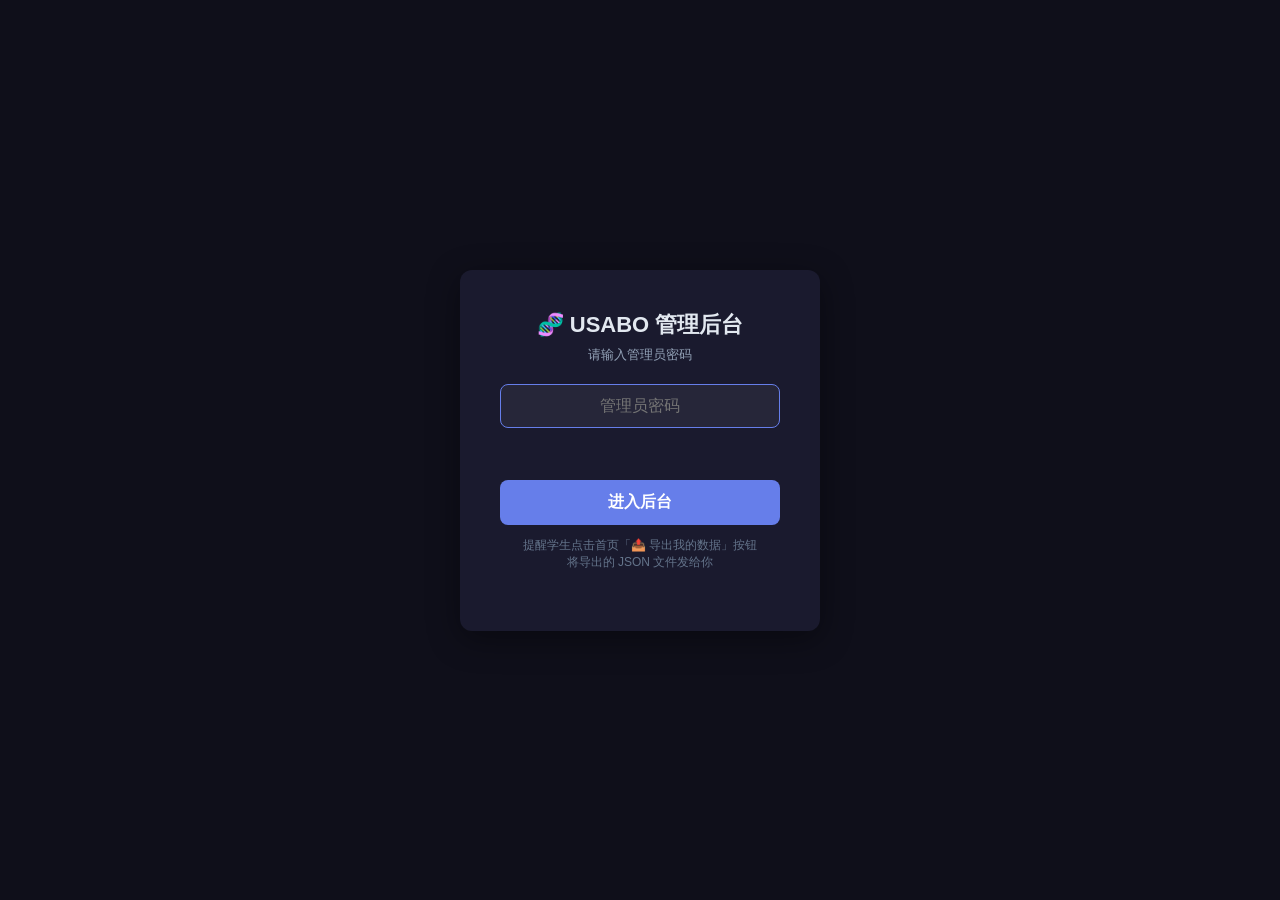
<file: admin.html>
<!DOCTYPE html>
<html lang="zh-CN">
<head>
  <meta charset="UTF-8">
  <meta name="viewport" content="width=device-width, initial-scale=1.0">
  <meta http-equiv="Cache-Control" content="no-cache, no-store, must-revalidate">
  <meta http-equiv="Pragma" content="no-cache">
  <meta http-equiv="Expires" content="0">
  <meta name="theme-color" content="#1a1a2e">
  <title>USABO 管理后台</title>
  <style>
    :root {
      --bg: #0f0f1a;
      --bg-card: #1a1a2e;
      --bg-card-hover: #22223a;
      --accent: #667eea;
      --accent-glow: rgba(102,126,234,0.3);
      --correct: #4ade80;
      --correct-bg: rgba(74,222,128,0.15);
      --wrong: #f87171;
      --wrong-bg: rgba(248,113,113,0.15);
      --text: #e2e8f0;
      --text-dim: #94a3b8;
      --text-muted: #64748b;
      --radius: 12px;
      --radius-sm: 8px;
    }

    * { margin:0; padding:0; box-sizing:border-box; }
    body {
      font-family: -apple-system,BlinkMacSystemFont,'Segoe UI',sans-serif;
      background: var(--bg);
      color: var(--text);
      min-height: 100vh;
    }

    /* ── Login ── */
    #login-overlay {
      position: fixed; inset:0; background: var(--bg);
      display: flex; align-items: center; justify-content: center;
      z-index: 9999;
    }
    #login-overlay.hidden { display:none; }
    .login-card {
      background: var(--bg-card);
      padding: 40px;
      border-radius: var(--radius);
      text-align: center;
      box-shadow: 0 8px 32px rgba(0,0,0,0.4);
      width: 360px;
    }
    .login-card h1 { font-size: 22px; margin-bottom: 6px; }
    .login-card p { color: var(--text-dim); font-size: 13px; margin-bottom: 20px; }
    .login-card input {
      width: 100%; padding: 12px 16px;
      border: 1px solid rgba(255,255,255,0.1);
      border-radius: var(--radius-sm);
      background: rgba(255,255,255,0.05);
      color: var(--text); font-size: 16px;
      text-align: center; outline: none;
      margin-bottom: 12px;
    }
    .login-card input:focus { border-color: var(--accent); }
    .login-btn {
      width: 100%; padding: 12px;
      background: var(--accent); color: #fff;
      border: none; border-radius: var(--radius-sm);
      font-size: 16px; font-weight: 600;
      cursor: pointer; transition: transform 0.15s;
    }
    .login-btn:hover { transform: translateY(-1px); }
    .login-btn:active { transform: translateY(0); }
    .login-error { color: var(--wrong); font-size: 13px; min-height: 20px; }

    /* ── Layout ── */
    #app { display:none; max-width: 1100px; margin: 0 auto; padding: 24px 16px; }
    #app.active { display:block; }

    header {
      display: flex; align-items: center; justify-content: space-between;
      margin-bottom: 28px;
      padding-bottom: 16px;
      border-bottom: 1px solid rgba(255,255,255,0.08);
    }
    header h1 { font-size: 24px; }
    .header-actions { display:flex; gap:10px; }
    .btn {
      padding: 8px 18px; border: none; border-radius: var(--radius-sm);
      font-size: 14px; font-weight: 600; cursor: pointer;
      transition: transform 0.15s, box-shadow 0.15s;
    }
    .btn:hover { transform: translateY(-1px); }
    .btn-accent { background: var(--accent); color: #fff; }
    .btn-accent:hover { box-shadow: 0 4px 16px var(--accent-glow); }
    .btn-ghost {
      background: transparent; color: var(--text-dim);
      border: 1px solid rgba(255,255,255,0.15);
    }
    .btn-ghost:hover { border-color: rgba(255,255,255,0.3); color: var(--text); }
    .btn-pdf {
      background: linear-gradient(135deg, #f43f5e, #e11d48);
      color: #fff;
    }
    .btn-wrong-pdf {
      background: linear-gradient(135deg, #8b5cf6, #7c3aed);
      color: #fff;
    }
    .btn-practice-pdf {
      background: linear-gradient(135deg, #22c55e, #16a34a);
      color: #fff;
    }

    /* ── Wrong Questions Print Export (Full: with answers) ── */
    #wrong-export {
      display: none;
      background: #fff;
      color: #000;
      padding: 40px;
      font-size: 14px;
      line-height: 1.6;
    }
    #wrong-export.active {
      display: block;
    }
    .we-student-title {
      font-size: 20px; font-weight: 700;
      border-bottom: 2px solid #333;
      padding-bottom: 8px; margin: 24px 0 16px;
    }
    .we-student-title:first-child { margin-top: 0; }
    .we-question {
      margin-bottom: 24px;
      padding-bottom: 16px;
      border-bottom: 1px solid #eee;
      page-break-inside: avoid;
    }
    .we-q-meta {
      color: #666; font-size: 12px; margin-bottom: 6px;
    }
    .we-stem {
      font-weight: 600; margin-bottom: 8px;
    }
    .we-options {
      margin: 8px 0 8px 20px;
    }
    .we-option {
      margin: 2px 0;
      padding: 2px 0;
    }
    .we-option.correct {
      background: #dcfce7;
      font-weight: 600;
    }
    .we-answer-row {
      display: flex; gap: 24px; margin: 8px 0;
      font-size: 13px;
    }
    .we-answer-row .wrong-ans { color: #dc2626; font-weight: 600; }
    .we-answer-row .right-ans { color: #16a34a; font-weight: 600; }
    .we-explain {
      background: #f8f9fa;
      padding: 8px 12px;
      border-radius: 6px;
      margin-top: 8px;
      font-size: 12px;
      color: #333;
      white-space: pre-wrap;
    }
    .we-q-image {
      max-width: 100%;
      max-height: 200px;
      margin: 8px 0;
      break-inside: avoid;
    }
    .img-missing {
      color: #c00;
      font-size: 12px;
      border: 1px dashed #c00;
      padding: 8px 12px;
      margin: 8px 0;
      display: inline-block;
      break-inside: avoid;
    }
    .we-empty {
      text-align: center; color: #999; padding: 40px;
    }
    .we-cover {
      text-align: center; padding: 60px 20px;
      border-bottom: 2px solid #333; margin-bottom: 30px;
    }
    .we-cover h2 { font-size: 26px; margin-bottom: 8px; }
    .we-cover p { color: #666; font-size: 13px; }

    /* ── Practice Export (Stems + Options only, no answers) ── */
    #practice-export {
      display: none;
      background: #fff;
      color: #000;
      padding: 40px;
      font-size: 14px;
      line-height: 1.8;
    }
    #practice-export.active {
      display: block;
    }
    .pe-cover {
      text-align: center; padding: 60px 20px;
      border-bottom: 2px solid #333; margin-bottom: 30px;
    }
    .pe-cover h2 { font-size: 26px; margin-bottom: 8px; }
    .pe-cover p { color: #666; font-size: 13px; }
    .pe-student-title {
      font-size: 20px; font-weight: 700;
      border-bottom: 2px solid #333;
      padding-bottom: 8px; margin: 24px 0 16px;
    }
    .pe-student-title:first-child { margin-top: 0; }
    .pe-question {
      margin-bottom: 32px;
      padding-bottom: 20px;
      border-bottom: 1px dashed #ccc;
      page-break-inside: avoid;
    }
    .pe-q-num {
      font-weight: 700; font-size: 15px; margin-bottom: 6px;
      color: #333;
    }
    .pe-stem {
      font-weight: 600; margin-bottom: 10px;
      font-size: 14px;
    }
    .pe-options {
      margin: 0 0 10px 24px;
    }
    .pe-option {
      margin: 4px 0;
      padding: 4px 0;
      font-size: 14px;
    }
    .pe-blank-line {
      margin: 12px 0;
      color: #999;
      font-size: 12px;
      border-bottom: 1px solid #ccc;
      padding-bottom: 30px;
    }
    .pe-q-image {
      max-width: 100%;
      max-height: 200px;
      margin: 8px 0;
    }
    .pe-empty {
      text-align: center; color: #999; padding: 40px;
    }

    @media print {
      #login-overlay, #app, #detail-overlay, header, .btn { display: none !important; }
      body { background: #fff; color: #000; }

      /* Full wrong export (with answers) */
      .printing-wrong #wrong-export {
        display: block !important;
        position: static;
      }
      .printing-wrong #practice-export { display: none !important; }

      /* Practice export (stems + options only) */
      .printing-practice #practice-export {
        display: block !important;
        position: static;
      }
      .printing-practice #wrong-export { display: none !important; }

      .we-question { page-break-inside: avoid; }
      .we-student-title { page-break-after: avoid; }
      .pe-question { page-break-inside: avoid; }
      .pe-student-title { page-break-after: avoid; }
    }

    /* ── Import Zone ── */
    .import-zone {
      border: 2px dashed rgba(255,255,255,0.15);
      border-radius: var(--radius);
      padding: 36px;
      text-align: center;
      margin-bottom: 24px;
      transition: border-color 0.2s, background 0.2s;
      cursor: pointer;
    }
    .import-zone:hover, .import-zone.drag-over {
      border-color: var(--accent);
      background: var(--accent-glow);
    }
    .import-zone .icon { font-size: 40px; margin-bottom: 8px; }
    .import-zone p { color: var(--text-dim); font-size: 14px; margin: 4px 0; }
    .import-zone .hint { color: var(--text-muted); font-size: 12px; }
    .import-zone .file-count {
      display: inline-block; margin-top: 10px;
      background: var(--accent); color: #fff;
      padding: 2px 12px; border-radius: 20px;
      font-size: 13px; font-weight: 600;
    }
    .import-zone .file-list {
      margin-top: 14px; text-align: left;
      display: flex; flex-wrap: wrap; gap: 6px;
      justify-content: center;
    }
    .file-chip {
      background: var(--bg-card-hover);
      padding: 4px 14px; border-radius: 20px;
      font-size: 13px; color: var(--accent);
    }

    /* ── Stats Overview ── */
    .stats-grid {
      display: grid;
      grid-template-columns: repeat(auto-fit, minmax(200px, 1fr));
      gap: 14px;
      margin-bottom: 24px;
    }
    .stat-card {
      background: var(--bg-card);
      border-radius: var(--radius);
      padding: 20px;
      text-align: center;
    }
    .stat-card .num {
      font-size: 32px; font-weight: 700;
      color: var(--accent);
    }
    .stat-card .label {
      font-size: 13px; color: var(--text-dim);
      margin-top: 4px;
    }
    .stat-card.correct .num { color: var(--correct); }
    .stat-card.wrong .num { color: var(--wrong); }

    /* ── Student Table ── */
    .section-title {
      font-size: 18px; font-weight: 700;
      margin: 24px 0 14px;
      display: flex; align-items: center; gap: 8px;
    }
    .section-title::before {
      content: ''; display: block;
      width: 4px; height: 20px;
      border-radius: 2px; background: var(--accent);
    }

    .student-table {
      width: 100%; border-collapse: collapse;
      background: var(--bg-card); border-radius: var(--radius);
      overflow: hidden;
    }
    .student-table th, .student-table td {
      padding: 12px 16px; text-align: left;
      font-size: 14px;
    }
    .student-table th {
      background: rgba(255,255,255,0.04);
      color: var(--text-dim); font-weight: 600;
      font-size: 13px; text-transform: uppercase;
    }
    .student-table tr { border-bottom: 1px solid rgba(255,255,255,0.05); }
    .student-table tr:hover { background: var(--bg-card-hover); }
    .student-table .name {
      font-weight: 600; color: var(--accent);
      cursor: pointer;
    }
    .student-table .name:hover { text-decoration: underline; }
    .student-table .accuracy {
      font-weight: 600;
    }
    .accuracy.high { color: var(--correct); }
    .accuracy.mid { color: #fbbf24; }
    .accuracy.low { color: var(--wrong); }

    /* ── Student Detail Modal ── */
    #detail-overlay {
      position: fixed; inset:0; background: rgba(0,0,0,0.7);
      display:flex; align-items: center; justify-content: center;
      z-index: 10000;
    }
    #detail-overlay.hidden { display:none; }
    .detail-card {
      background: var(--bg-card);
      border-radius: var(--radius);
      padding: 28px; width: 90%; max-width: 700px; max-height: 80vh;
      overflow-y: auto;
      box-shadow: 0 16px 48px rgba(0,0,0,0.5);
    }
    .detail-close {
      float:right; background: none; border: none; color: var(--text-dim);
      font-size: 22px; cursor: pointer;
    }
    .detail-close:hover { color: var(--wrong); }
    .detail-name { font-size: 20px; font-weight: 700; margin-bottom: 16px; }
    .detail-meta {
      display: flex; gap: 20px; flex-wrap: wrap;
      margin-bottom: 20px;
    }
    .detail-meta-item {
      background: rgba(255,255,255,0.04);
      padding: 10px 16px; border-radius: var(--radius-sm);
    }
    .detail-meta-item .v { font-size: 18px; font-weight: 700; color: var(--accent); }
    .detail-meta-item .l { font-size: 12px; color: var(--text-muted); }
    .detail-section {
      margin-bottom: 16px;
    }
    .detail-section h3 {
      font-size: 15px; font-weight: 600;
      margin-bottom: 10px; color: var(--text-dim);
    }
    .wrong-item {
      background: var(--wrong-bg);
      padding: 10px 14px; border-radius: var(--radius-sm);
      margin-bottom: 8px; font-size: 13px;
      border-left: 3px solid var(--wrong);
    }
    .wrong-item .q-stem { font-weight: 600; margin-bottom: 4px; }
    .wrong-item .q-meta { color: var(--text-muted); font-size: 12px; }
    .history-item {
      background: var(--bg-card-hover);
      padding: 8px 14px; border-radius: var(--radius-sm);
      margin-bottom: 6px; font-size: 13px;
      display: flex; justify-content: space-between;
    }
    .history-item .acc {
      font-weight: 600;
      padding: 1px 8px; border-radius: 10px;
    }
    .acc.good { background: var(--correct-bg); color: var(--correct); }
    .acc.ok { background: rgba(251,191,36,0.15); color: #fbbf24; }
    .acc.bad { background: var(--wrong-bg); color: var(--wrong); }

    /* ── Topic Breakdown ── */
    .topic-bar-wrap {
      display: flex; align-items: center; gap: 10px;
      margin-bottom: 6px;
    }
    .topic-bar-label {
      width: 80px; font-size: 13px; font-weight: 600;
      text-align: right; flex-shrink: 0;
    }
    .topic-bar-track {
      flex:1; height: 20px; background: rgba(255,255,255,0.06);
      border-radius: 10px; overflow: hidden;
      display: flex;
    }
    .topic-bar-correct {
      height: 100%; background: var(--correct);
      border-radius: 10px 0 0 10px;
    }
    .topic-bar-wrong {
      height: 100%; background: var(--wrong);
      border-radius: 0 10px 10px 0;
    }
    .topic-bar-stat {
      width: 60px; font-size: 12px; color: var(--text-dim); text-align: left;
      flex-shrink: 0;
    }

    /* ── Error Topic Heatmap ── */
    .heatmap { margin-bottom: 24px; }
    .heatmap table { width: 100%; border-collapse: collapse; }
    .heatmap th, .heatmap td {
      padding: 8px 12px; text-align: center; font-size: 13px;
      border-bottom: 1px solid rgba(255,255,255,0.05);
    }
    .heatmap th { background: rgba(255,255,255,0.04); color: var(--text-dim); }
    .heatbar {
      height: 6px; border-radius: 3px;
      background: var(--wrong);
      min-width: 2px; display: inline-block;
    }

    /* ── Print Styles ── */
    @media print {
      body { background: #fff; color: #000; }
      header, .import-zone, .btn, .header-actions, #detail-overlay, .section-title::before {
        display: none !important;
      }
      .student-table { background: #fff; border: 1px solid #ddd; }
      .student-table th { background: #f5f5f5; color: #333; }
      .student-table td { color: #333; }
      .student-table tr { border-bottom: 1px solid #ddd; }
      .student-table .name { color: #333; }
      .stats-grid { page-break-inside: avoid; }
      .stat-card { background: #f8f9fa; border: 1px solid #ddd; }
      .stat-card .num { color: #667eea; }
      .stat-card.correct .num { color: #16a34a; }
      .stat-card.wrong .num { color: #dc2626; }
      .section-title { color: #333; }
      .topic-bar-correct { background: #16a34a; }
      .topic-bar-wrong { background: #dc2626; }
      .topic-bar-track { background: #f0f0f0; }
      .heatbar { background: #dc2626; }
    }
  </style>
</head>
<body>

<!-- ── Login Overlay ── -->
<div id="login-overlay">
  <div class="login-card">
    <h1>🧬 USABO 管理后台</h1>
    <p>请输入管理员密码</p>
    <input type="password" id="admin-password" placeholder="管理员密码" autocomplete="off">
    <p class="login-error" id="admin-error"></p>
    <button class="login-btn" id="admin-login-btn" onclick="doAdminLogin()">进入后台</button>
    <p style="font-size:12px;color:var(--text-muted);margin-top:12px;">
      提醒学生点击首页「📤 导出我的数据」按钮<br>将导出的 JSON 文件发给你
    </p>
  </div>
</div>

<!-- ── Main App ── -->
<div id="app">
  <header>
    <h1>📊 学生做题记录总览</h1>
    <div class="header-actions">
      <button class="btn btn-ghost" id="btn-clear-data">清空已导入数据</button>
      <button class="btn btn-practice-pdf" id="btn-export-practice-pdf">✏️ 导出错题练习PDF</button>
      <button class="btn btn-wrong-pdf" id="btn-export-wrong-pdf">📝 导出错题PDF（含答案）</button>
      <button class="btn btn-pdf" id="btn-export-pdf">📄 导出统计PDF</button>
    </div>
  </header>

  <!-- Import Zone -->
  <div class="import-zone" id="import-zone">
    <div class="icon">📂</div>
    <p><strong>拖拽或点击导入学生数据文件</strong></p>
    <p class="hint">支持一次选择多个 .json 文件（学生通过 App 导出的数据）</p>
    <input type="file" id="file-input" multiple accept=".json" style="display:none;">
    <div class="file-list" id="file-list"></div>
  </div>

  <!-- Overview Stats -->
  <div class="stats-grid" id="overview-stats">
    <div class="stat-card">
      <div class="num" id="ov-students">0</div>
      <div class="label">已导入学生</div>
    </div>
    <div class="stat-card">
      <div class="num" id="ov-total">0</div>
      <div class="label">总做题量</div>
    </div>
    <div class="stat-card correct">
      <div class="num" id="ov-accuracy">0%</div>
      <div class="label">整体正确率</div>
    </div>
    <div class="stat-card wrong">
      <div class="num" id="ov-wrongs">0</div>
      <div class="label">错题总数</div>
    </div>
  </div>

  <!-- Student Table -->
  <div class="section-title">学生列表</div>
  <div style="overflow-x:auto;">
    <table class="student-table">
      <thead>
        <tr>
          <th>学生</th>
          <th>做题量</th>
          <th>正确率</th>
          <th>错题数</th>
          <th>练习次数</th>
          <th>最近导出</th>
        </tr>
      </thead>
      <tbody id="student-tbody"></tbody>
    </table>
  </div>
  <p id="no-data-msg" style="text-align:center;color:var(--text-muted);padding:40px;">
    还没有导入任何学生数据<br>
    <span style="font-size:13px;">让学生点击 App 首页的「📤 导出我的数据」按钮，然后把文件发给你拖进来</span>
  </p>

  <!-- Topic Breakdown -->
  <div class="section-title">各板块正确率分布</div>
  <div id="topic-breakdown" style="background:var(--bg-card);border-radius:var(--radius);padding:20px;"></div>

  <!-- Error Heatmap -->
  <div class="section-title">各板块错题分布（横向对比）</div>
  <div class="heatmap" style="overflow-x:auto;">
    <table>
      <thead id="heatmap-head"></thead>
      <tbody id="heatmap-body"></tbody>
    </table>
  </div>
  <p id="heatmap-msg" style="text-align:center;color:var(--text-muted);">导入学生数据后显示对比</p>
</div>

<!-- ── Student Detail Modal ── -->
<div id="detail-overlay" class="hidden">
  <div class="detail-card" id="detail-content"></div>
</div>

<script>
/* ════════════════════════════════════════════════════════
   USABO Admin Backend — 做题记录管理与 PDF 导出
   ════════════════════════════════════════════════════════ */
'use strict';

// ── Admin Auth ──
const ADMIN_PASSWORD = '510125aa';  // 管理员密码（明文，直接比对）

const AdminAuth = {
  login(password) {
    // 直接明文比对，最简单可靠
    return password === ADMIN_PASSWORD;
  }
};

// ── Data Store (sessionStorage to survive page reloads in same tab) ──
const AdminStore = {
  _key: 'usabo_admin_students',
  students: [],
  init() {
    try {
      const raw = sessionStorage.getItem(this._key);
      this.students = raw ? JSON.parse(raw) : [];
    } catch { this.students = []; }
  },
  save() {
    sessionStorage.setItem(this._key, JSON.stringify(this.students));
  },
  add(data) {
    // Remove existing entry for same student
    this.students = this.students.filter(s => s.student !== data.student);
    this.students.push(data);
    this.students.sort((a,b) => a.student.localeCompare(b.student));
    this.save();
  },
  clear() {
    this.students = [];
    sessionStorage.removeItem(this._key);
  },
  get(studentName) {
    return this.students.find(s => s.student === studentName);
  },
  getAll() {
    return [...this.students];
  },
  getAggregatedStats() {
    const all = this.students;
    let totalQ = 0, totalC = 0, totalW = 0;
    all.forEach(s => {
      s.history.forEach(h => {
        totalQ += h.total || 0;
        totalC += h.correct || 0;
      });
      totalW += (s.wrongAnswers || []).length;
    });
    return {
      studentCount: all.length,
      totalQuestions: totalQ,
      totalCorrect: totalC,
      accuracy: totalQ > 0 ? Math.round((totalC / totalQ) * 100) : 0,
      totalWrongs: totalW,
    };
  },

  // Topic-level aggregation across all students
  getTopicStats() {
    const topicMap = {};
    this.students.forEach(s => {
      // From history records
      s.history.forEach(h => {
        if (!h.topicBreakdown) return;
        Object.entries(h.topicBreakdown).forEach(([topic, tb]) => {
          if (!topicMap[topic]) topicMap[topic] = { correct:0, total:0 };
          topicMap[topic].correct += tb.correct || 0;
          topicMap[topic].total += tb.total || 0;
        });
      });
      // Count wrong answers by topic
      (s.wrongAnswers || []).forEach(w => {
        const t = w.topic || 'Unknown';
        if (!topicMap[t]) topicMap[t] = { correct:0, total:0, wrongCount:0 };
        topicMap[t].wrongCount = (topicMap[t].wrongCount || 0) + 1;
      });
    });
    return topicMap;
  },

  getStudentTopicWrongs(studentName) {
    const s = this.students.find(x => x.student === studentName);
    if (!s) return {};
    const map = {};
    (s.wrongAnswers || []).forEach(w => {
      const t = w.topic || 'Unknown';
      map[t] = (map[t] || 0) + 1;
    });
    return map;
  }
};

// ── UI Helper ──
function accClass(pct) {
  if (pct >= 80) return 'high';
  if (pct >= 60) return 'mid';
  return 'low';
}
function accLabel(pct) {
  if (pct >= 80) return 'good';
  if (pct >= 60) return 'ok';
  return 'bad';
}
function fmtDate(iso) {
  if (!iso) return '-';
  try { return new Date(iso).toLocaleDateString('zh-CN'); }
  catch { return iso.slice(0,10); }
}

// ── Render ──
function renderAll() {
  renderStats();
  renderStudentTable();
  renderTopicBreakdown();
  renderHeatmap();
}

function renderStats() {
  const st = AdminStore.getAggregatedStats();
  document.getElementById('ov-students').textContent = st.studentCount;
  document.getElementById('ov-total').textContent = st.totalQuestions;
  document.getElementById('ov-accuracy').textContent = st.accuracy + '%';
  document.getElementById('ov-wrongs').textContent = st.totalWrongs;
}

function renderStudentTable() {
  const tb = document.getElementById('student-tbody');
  const msg = document.getElementById('no-data-msg');
  const students = AdminStore.getAll();

  if (students.length === 0) {
    tb.innerHTML = '';
    msg.style.display = 'block';
    return;
  }
  msg.style.display = 'none';

  tb.innerHTML = students.map(s => {
    let total = 0, correct = 0;
    s.history.forEach(h => { total += h.total || 0; correct += h.correct || 0; });
    const pct = total > 0 ? Math.round((correct / total) * 100) : 0;
    const wrongCount = (s.wrongAnswers || []).length;
    const practiceCount = s.history.length;
    const lastDate = s.exportedAt ? fmtDate(s.exportedAt) : '-';
    return `<tr>
      <td><span class="name" onclick="showDetail('${escapeHTML(s.student)}')">${escapeHTML(s.student)}</span></td>
      <td>${total}</td>
      <td><span class="accuracy ${accClass(pct)}">${pct}%</span></td>
      <td>${wrongCount}</td>
      <td>${practiceCount}</td>
      <td style="color:var(--text-muted);font-size:12px;">${lastDate}</td>
    </tr>`;
  }).join('');
}

function renderTopicBreakdown() {
  const container = document.getElementById('topic-breakdown');
  const topicMap = AdminStore.getTopicStats();
  const entries = Object.entries(topicMap).sort((a,b) => {
    // Sort by total questions descending
    return (b[1].total || 0) - (a[1].total || 0);
  });

  if (entries.length === 0) {
    container.innerHTML = '<p style="text-align:center;color:var(--text-muted);padding:20px;">暂无数据</p>';
    return;
  }

  container.innerHTML = entries.map(([topic, stats]) => {
    const total = stats.total || 0;
    const correct = stats.correct || 0;
    const wrong = total - correct;
    const pct = total > 0 ? Math.round((correct / total) * 100) : 0;
    const correctW = total > 0 ? (correct / total) * 100 : 0;
    const wrongW = total > 0 ? (wrong / total) * 100 : 0;
    return `<div class="topic-bar-wrap">
      <span class="topic-bar-label">${escapeHTML(topic)}</span>
      <div class="topic-bar-track">
        <div class="topic-bar-correct" style="width:${correctW}%"></div>
        <div class="topic-bar-wrong" style="width:${wrongW}%"></div>
      </div>
      <span class="topic-bar-stat">${total}题 · ${pct}%</span>
    </div>`;
  }).join('');
}

function renderHeatmap() {
  const head = document.getElementById('heatmap-head');
  const body = document.getElementById('heatmap-body');
  const msg = document.getElementById('heatmap-msg');
  const students = AdminStore.getAll();

  if (students.length === 0) {
    head.innerHTML = ''; body.innerHTML = '';
    msg.style.display = 'block';
    return;
  }
  msg.style.display = 'none';

  // Collect all topics
  const allTopics = new Set();
  students.forEach(s => {
    const tw = AdminStore.getStudentTopicWrongs(s.student);
    Object.keys(tw).forEach(t => allTopics.add(t));
  });
  const topics = [...allTopics].sort();

  // Build heatmap header
  head.innerHTML = `<tr><th style="text-align:left;width:100px;">板块</th>${students.map(s =>
    `<th>${escapeHTML(s.student)}</th>`
  ).join('')}<th style="color:var(--text-muted);">合计</th></tr>`;

  const maxVal = Math.max(1, ...topics.map(t => {
    let sum = 0;
    students.forEach(s => {
      const tw = AdminStore.getStudentTopicWrongs(s.student);
      sum += tw[t] || 0;
    });
    return sum;
  }));

  body.innerHTML = topics.map(topic => {
    const cells = students.map(s => {
      const tw = AdminStore.getStudentTopicWrongs(s.student);
      const v = tw[topic] || 0;
      const w = (v / maxVal) * 100;
      return `<td>${v > 0 ? `<span class="heatbar" style="width:${Math.max(w, 2)}px"></span> ${v}` : '-'}</td>`;
    });
    let totalCol = 0;
    students.forEach(s => {
      const tw = AdminStore.getStudentTopicWrongs(s.student);
      totalCol += tw[topic] || 0;
    });
    return `<tr><td style="text-align:left;font-weight:600;">${escapeHTML(topic)}</td>${cells.join('')}<td style="font-weight:600;color:var(--wrong);">${totalCol}</td></tr>`;
  }).join('');
}

// ── Escape ──
function escapeHTML(str) {
  const d = document.createElement('div');
  d.textContent = str;
  return d.innerHTML;
}

// 将题干中的图片路径（如 images/image99.png）自动渲染为 <img> 标签
function renderStem(stem, imgClass = 'we-q-image') {
  if (!stem) return '无题目文本';
  let html = escapeHTML(stem);
  // 将行内图片路径文本转为 img 标签（兼容旧数据）
  html = html.replace(/images\/image(\d+)\.png/g, function(match, num) {
    return `<img class="${imgClass}" src="images/image${num}.png" alt="题目图片">`;
  });
  // 保留换行
  html = html.replace(/\n/g, '<br>');
  return html;
}

// 等待容器内所有图片加载完成
function waitForImages(container) {
  const imgs = container.querySelectorAll('img');
  const promises = Array.from(imgs).map(img => {
    if (img.complete && img.naturalHeight !== 0) return Promise.resolve();
    return new Promise((resolve) => {
      img.onload = resolve;
      img.onerror = resolve;
      // 5秒超时，防止某张图片加载失败导致无法打印
      setTimeout(resolve, 5000);
    });
  });
  return Promise.all(promises);
}

// 将容器内图片转为 base64 内嵌，避免打印/PDF 时路径失效或加载不完整
async function embedImages(container) {
  const imgs = Array.from(container.querySelectorAll('img'));
  await Promise.all(imgs.map(async (img) => {
    const src = img.getAttribute('src');
    if (!src || src.startsWith('data:')) return;
    try {
      const url = new URL(src, location.href).href;
      const res = await fetch(url);
      if (!res.ok) throw new Error('fetch failed: ' + res.status);
      const blob = await res.blob();
      const base64 = await new Promise((resolve, reject) => {
        const reader = new FileReader();
        reader.onloadend = () => resolve(reader.result);
        reader.onerror = reject;
        reader.readAsDataURL(blob);
      });
      img.src = base64;
    } catch (e) {
      // fetch 失败（如 file:// 协议或网络问题），保留原 <img> 标签，
      // 让浏览器自行加载；waitForImages 会等待加载完成
      console.warn('embedImages: 跳过', src, e.message);
    }
  }));
}

// ── Student Detail Modal ──
function showDetail(name) {
  const s = AdminStore.get(name);
  if (!s) return;

  let total = 0, correct = 0;
  s.history.forEach(h => { total += h.total || 0; correct += h.correct || 0; });
  const pct = total > 0 ? Math.round((correct / total) * 100) : 0;
  const wrongs = s.wrongAnswers || [];

  document.getElementById('detail-content').innerHTML = `
    <button class="detail-close" onclick="closeDetail()">✕</button>
    <div class="detail-name">${escapeHTML(s.student)} 详细记录</div>
    <div class="detail-meta">
      <div class="detail-meta-item">
        <div class="v">${total}</div><div class="l">总做题量</div>
      </div>
      <div class="detail-meta-item">
        <div class="v">${pct}%</div><div class="l">正确率</div>
      </div>
      <div class="detail-meta-item">
        <div class="v">${wrongs.length}</div><div class="l">错题数</div>
      </div>
      <div class="detail-meta-item">
        <div class="v">${s.history.length}</div><div class="l">练习次数</div>
      </div>
      <div class="detail-meta-item">
        <div class="v">${fmtDate(s.exportedAt)}</div><div class="l">数据导出时间</div>
      </div>
    </div>
    <div class="detail-section">
      <h3>📋 练习记录</h3>
      ${s.history.slice().reverse().map(h => {
        const acc = h.total > 0 ? Math.round((h.correct/h.total)*100) : 0;
        return `<div class="history-item">
          <span>${fmtDate(h.date || h.timestamp)} · ${h.total || 0}题 · 主题: ${h.topic || '-'}</span>
          <span class="acc ${accLabel(acc)}">${acc}%</span>
        </div>`;
      }).join('') || '<p style="color:var(--text-muted);">暂无练习记录</p>'}
    </div>
    <div class="detail-section">
      <h3>📝 错题本 (${wrongs.length}题)</h3>
      ${wrongs.map(w => `
        <div class="wrong-item">
          <div class="q-stem">[${escapeHTML(w.id || '?')}] ${escapeHTML(w.stem || '无题目文本')}</div>
          <div class="q-meta">
            板块: ${escapeHTML(w.topic || '-')} ·
            你的答案: ${Array.isArray(w.yourAnswer) ? w.yourAnswer.join(', ') : w.yourAnswer} ·
            正确答案: ${Array.isArray(w.answer) ? w.answer.join(', ') : w.answer}
          </div>
        </div>
      `).join('') || '<p style="color:var(--text-muted);">暂无错题 🎉</p>'}
    </div>
  `;

  document.getElementById('detail-overlay').classList.remove('hidden');
}

function closeDetail() {
  document.getElementById('detail-overlay').classList.add('hidden');
}

// ── File Import ──
function handleFiles(files) {
  const names = [];
  Array.from(files).forEach(file => {
    if (!file.name.endsWith('.json')) return;
    const reader = new FileReader();
    reader.onload = (e) => {
      try {
        const data = JSON.parse(e.target.result);
        if (data.student && data.history && data.wrongAnswers) {
          AdminStore.add(data);
          names.push(data.student);
          renderAll();
          updateFileChips();
        }
      } catch (ex) {
        alert(`文件 ${file.name} 解析失败: ${ex.message}`);
      }
    };
    reader.readAsText(file);
  });
}

function updateFileChips() {
  const list = document.getElementById('file-list');
  const students = AdminStore.getAll();
  if (students.length === 0) {
    list.innerHTML = '';
    return;
  }
  list.innerHTML = students.map(s =>
    `<span class="file-chip">${escapeHTML(s.student)}</span>`
  ).join('');
}

// ── Event Bindings ──
function init() {
  AdminStore.init();

  // Login
  const loginOverlay = document.getElementById('login-overlay');
  const adminPw = document.getElementById('admin-password');
  const loginErr = document.getElementById('admin-error');
  const loginBtn = document.getElementById('admin-login-btn');

  const doLogin = () => {
    const pw = adminPw.value.trim();
    if (!pw) { loginErr.textContent = '请输入密码'; return; }
    loginBtn.disabled = true;
    loginBtn.textContent = '验证中...';
    
    console.log('尝试登录，密码长度:', pw.length);  // 调试信息
    
    // 直接同步比对密码
    const ok = AdminAuth.login(pw);
    
    console.log('密码比对结果:', ok);  // 调试信息
    
    if (ok) {
      console.log('密码正确，准备进入后台');  // 调试信息
      loginOverlay.classList.add('hidden');
      document.getElementById('app').classList.add('active');
      adminPw.value = '';
      renderAll();
      updateFileChips();
      console.log('已进入后台');  // 调试信息
    } else {
      loginErr.textContent = '密码错误';
      adminPw.value = '';
      adminPw.focus();
    }
    loginBtn.disabled = false;
    loginBtn.textContent = '进入后台';
  };

  loginBtn.onclick = doLogin;
  adminPw.addEventListener('keydown', (e) => {
    if (e.key === 'Enter') doLogin();
  });

  // Import zone
  const zone = document.getElementById('import-zone');
  const fileInput = document.getElementById('file-input');

  zone.onclick = () => fileInput.click();
  zone.ondragover = (e) => { e.preventDefault(); zone.classList.add('drag-over'); };
  zone.ondragleave = () => zone.classList.remove('drag-over');
  zone.ondrop = (e) => {
    e.preventDefault();
    zone.classList.remove('drag-over');
    handleFiles(e.dataTransfer.files);
  };
  fileInput.onchange = () => {
    handleFiles(fileInput.files);
    fileInput.value = '';
  };

  // Clear data
  document.getElementById('btn-clear-data').onclick = () => {
    if (confirm('确定要清空所有已导入的学生数据吗？此操作不可撤销。')) {
      AdminStore.clear();
      renderAll();
      updateFileChips();
    }
  };

  // Export wrong questions PDF
  document.getElementById('btn-export-wrong-pdf').onclick = async () => {
    const container = document.getElementById('wrong-export');
    const students = AdminStore.getAll();
    if (students.length === 0) {
      alert('请先导入学生数据');
      return;
    }

    let html = '';
    const totalWrongs = students.reduce((sum, s) => sum + (s.wrongAnswers || []).length, 0);
    html += `<div class="we-cover">
      <h2>USABO 学生错题汇总</h2>
      <p>共 ${students.length} 名学生 · ${totalWrongs} 道错题</p>
      <p>生成时间：${new Date().toLocaleString('zh-CN')}</p>
    </div>`;

    students.forEach(s => {
      const wrongs = s.wrongAnswers || [];
      html += `<div class="we-student-title">学生：${escapeHTML(s.student)}（${wrongs.length} 道错题）</div>`;
      if (wrongs.length === 0) {
        html += `<div class="we-empty">该学生暂无错题 🎉</div>`;
        return;
      }
      wrongs.forEach((w, idx) => {
        const optionsHtml = (w.options || []).map(opt => {
          const isCorrect = (w.answer || []).includes(opt.key);
          return `<div class="we-option ${isCorrect ? 'correct' : ''}">${opt.key}. ${escapeHTML(opt.text || '')}</div>`;
        }).join('');
        const imgHtml = w.image ? `<img class="we-q-image" src="${escapeHTML(w.image)}" alt="题目图片">` : '';
        html += `
          <div class="we-question">
            <div class="we-q-meta">${idx + 1}. [${escapeHTML(w.id || '?')}] 板块：${escapeHTML(w.topic || '-')}</div>
            <div class="we-stem">${renderStem(w.stem)}</div>
            ${imgHtml}
            <div class="we-options">${optionsHtml}</div>
            <div class="we-answer-row">
              <span class="wrong-ans">学生答案：${escapeHTML(formatAnswer(w.yourAnswer))}</span>
              <span class="right-ans">正确答案：${escapeHTML(formatAnswer(w.answer))}</span>
            </div>
            ${w.explain ? `<div class="we-explain"><strong>解析：</strong>${escapeHTML(w.explain)}</div>` : ''}
          </div>
        `;
      });
    });

    container.innerHTML = html;
    container.classList.add('active');

    document.body.classList.add('printing-wrong');
    const originalTitle = document.title;
    document.title = `USABO 错题汇总 - ${new Date().toLocaleDateString('zh-CN')}`;

    // 将图片转为内嵌 base64，等待加载完成后再打印，避免PDF中图片缺失
    await embedImages(container);
    await waitForImages(container);
    window.print();

    document.title = originalTitle;
    container.classList.remove('active');
    document.body.classList.remove('printing-wrong');
  };

  // Export practice PDF (stems + options only, NO answers/explanations)
  document.getElementById('btn-export-practice-pdf').onclick = async () => {
    const container = document.getElementById('practice-export');
    const students = AdminStore.getAll();
    if (students.length === 0) {
      alert('请先导入学生数据');
      return;
    }

    // De-duplicate wrong questions across students (same question might appear for multiple students)
    const seenIds = new Set();
    const allWrongs = [];
    students.forEach(s => {
      (s.wrongAnswers || []).forEach(w => {
        const qId = w.id || w.stem;
        if (!seenIds.has(qId)) {
          seenIds.add(qId);
          allWrongs.push(w);
        }
      });
    });

    if (allWrongs.length === 0) {
      alert('所有学生暂无错题，无法导出');
      return;
    }

    let html = '';
    html += `<div class="pe-cover">
      <h2>USABO 错题练习卷</h2>
      <p>以下为所有学生的错题汇总 · 仅题干和选项 · 不含答案</p>
      <p>共 ${allWrongs.length} 道题目 · 生成时间：${new Date().toLocaleString('zh-CN')}</p>
      <p style="color:#999;font-size:11px;margin-top:12px;">⚠️ 请独立作答，完成后对照原错题记录核对答案</p>
    </div>`;

    // Group by student for per-student view, but also show combined
    // First show the combined list (deduplicated)
    html += `<div class="pe-student-title">全部错题（${allWrongs.length} 道）</div>`;
    allWrongs.forEach((w, idx) => {
      const optionsHtml = (w.options || []).map(opt =>
        `<div class="pe-option">${opt.key}. ${escapeHTML(opt.text || '')}</div>`
      ).join('');
      const imgHtml = w.image ? `<img class="pe-q-image" src="${escapeHTML(w.image)}" alt="题目图片">` : '';
      html += `
        <div class="pe-question">
          <div class="pe-q-num">${idx + 1}. [${escapeHTML(w.id || '?')}] ${escapeHTML(w.topic || '-')}</div>
          <div class="pe-stem">${renderStem(w.stem, 'pe-q-image')}</div>
          ${imgHtml}
          <div class="pe-options">${optionsHtml}</div>
          <div class="pe-blank-line">你的答案：</div>
        </div>
      `;
    });

    // Then per-student sections
    students.forEach(s => {
      const wrongs = s.wrongAnswers || [];
      if (wrongs.length === 0) return;
      html += `<div class="pe-student-title">学生：${escapeHTML(s.student)}（${wrongs.length} 道错题）</div>`;
      wrongs.forEach((w, idx) => {
        const optionsHtml = (w.options || []).map(opt =>
          `<div class="pe-option">${opt.key}. ${escapeHTML(opt.text || '')}</div>`
        ).join('');
        const imgHtml = w.image ? `<img class="pe-q-image" src="${escapeHTML(w.image)}" alt="题目图片">` : '';
        html += `
          <div class="pe-question">
            <div class="pe-q-num">${idx + 1}. [${escapeHTML(w.id || '?')}] ${escapeHTML(w.topic || '-')}</div>
            <div class="pe-stem">${escapeHTML(w.stem || '无题目文本')}</div>
            ${imgHtml}
            <div class="pe-options">${optionsHtml}</div>
            <div class="pe-blank-line">你的答案：</div>
          </div>
        `;
      });
    });

    container.innerHTML = html;
    container.classList.add('active');

    document.body.classList.add('printing-practice');
    const originalTitle = document.title;
    document.title = `USABO 错题练习卷 - ${new Date().toLocaleDateString('zh-CN')}`;

    // 将图片转为内嵌 base64，等待加载完成后再打印，避免PDF中图片缺失
    await embedImages(container);
    await waitForImages(container);
    window.print();

    document.title = originalTitle;
    container.classList.remove('active');
    document.body.classList.remove('printing-practice');
  };

  function formatAnswer(ans) {
    if (!ans) return '未作答';
    if (Array.isArray(ans)) return ans.length ? ans.join('、') : '未作答';
    return String(ans);
  }

  // Export PDF
  document.getElementById('btn-export-pdf').onclick = () => {
    // Create a clean print version
    const title = 'USABO 学生做题记录报告';
    document.title = title;
    window.print();
    document.title = 'USABO 管理后台';
  };

  // Close detail modal on overlay click
  document.getElementById('detail-overlay').onclick = (e) => {
    if (e.target === document.getElementById('detail-overlay')) {
      closeDetail();
    }
  };

  // Check if already logged in (session)
  if (sessionStorage.getItem('usabo_admin_logged')) {
    loginOverlay.classList.add('hidden');
    document.getElementById('app').classList.add('active');
    renderAll();
    updateFileChips();
  } else {
    // Auto-focus password
    setTimeout(() => adminPw.focus(), 300);
  }

  // Remember login state
  const origLogin = AdminAuth.login;
  AdminAuth.login = async function(pw) {
    const result = await origLogin.call(this, pw);
    if (result) sessionStorage.setItem('usabo_admin_logged', '1');
    return result;
  };
}

document.addEventListener('DOMContentLoaded', init);
</script>

<!-- ── Wrong Questions Export View (Print/PDF) ── -->
<div id="wrong-export"></div>

<!-- ── Practice Export View (Stems + Options only, no answers) ── -->
<div id="practice-export"></div>

</body>
</html>
</file>
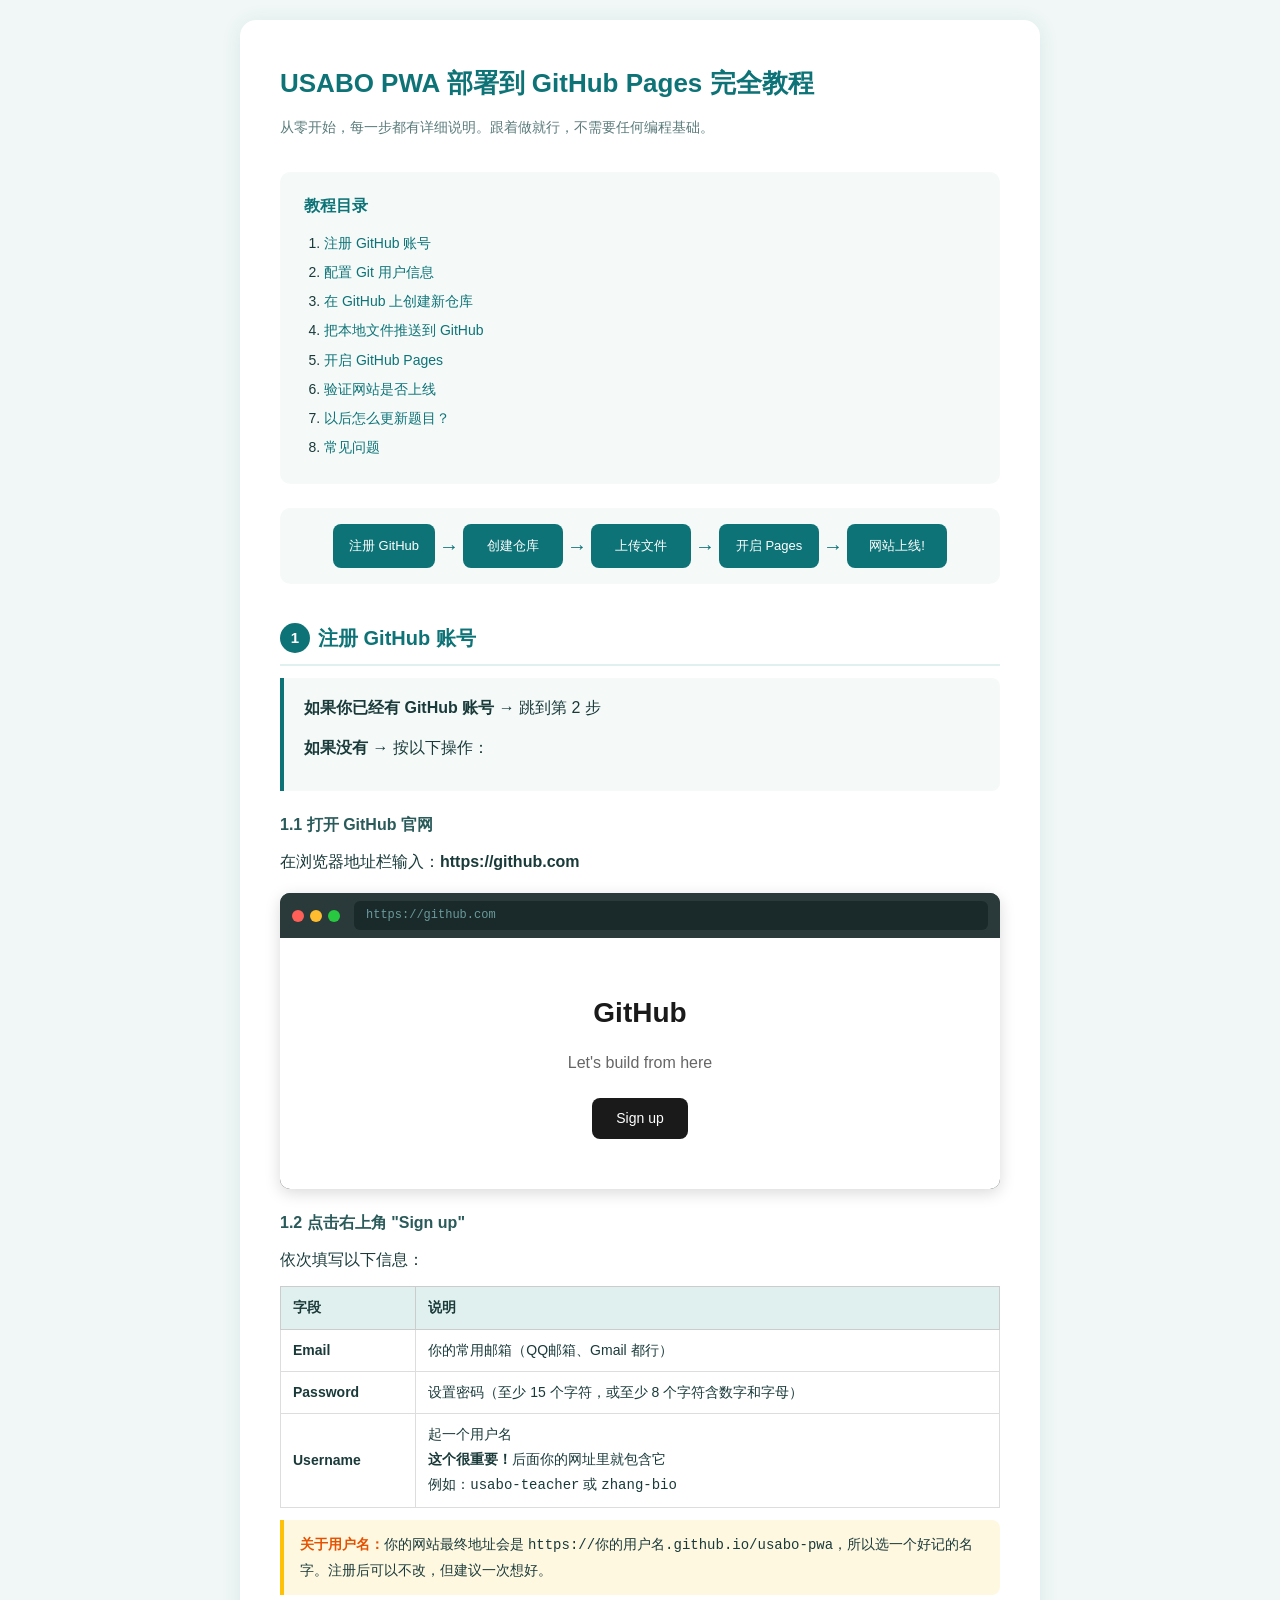
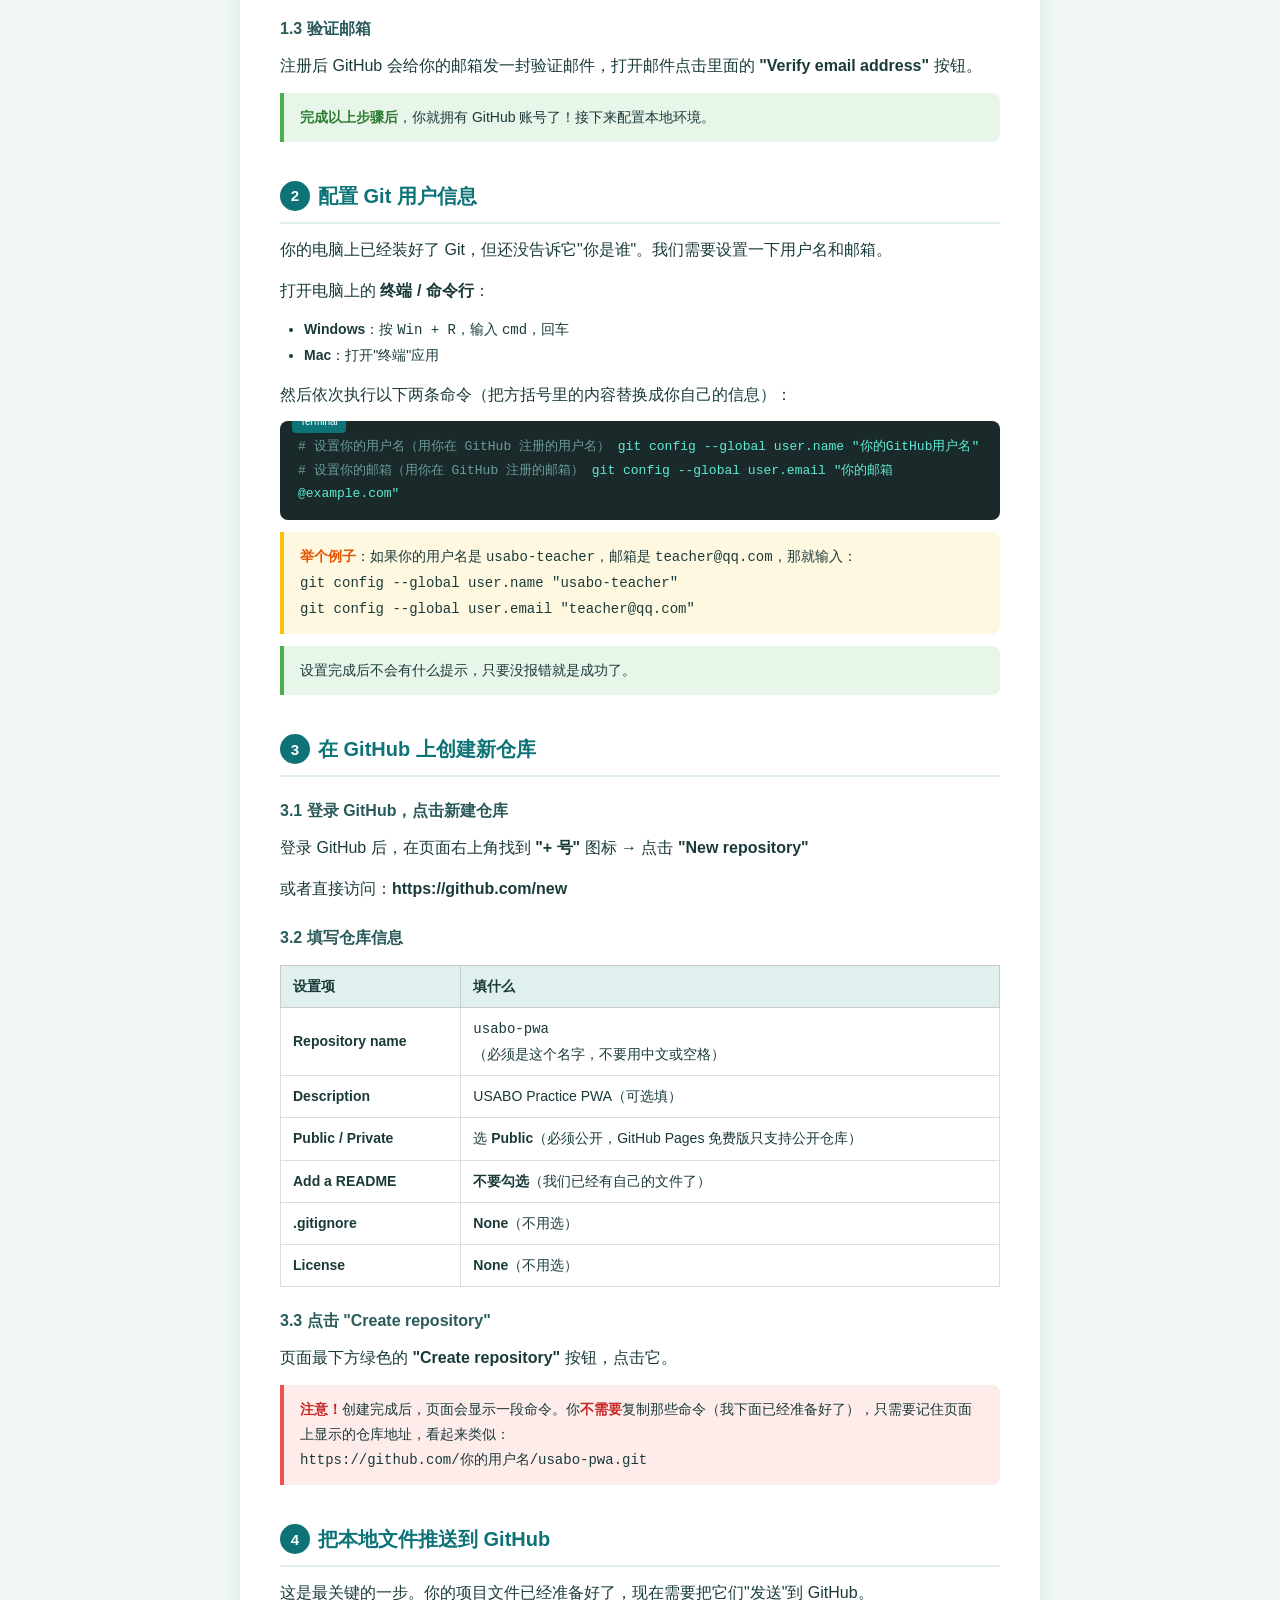
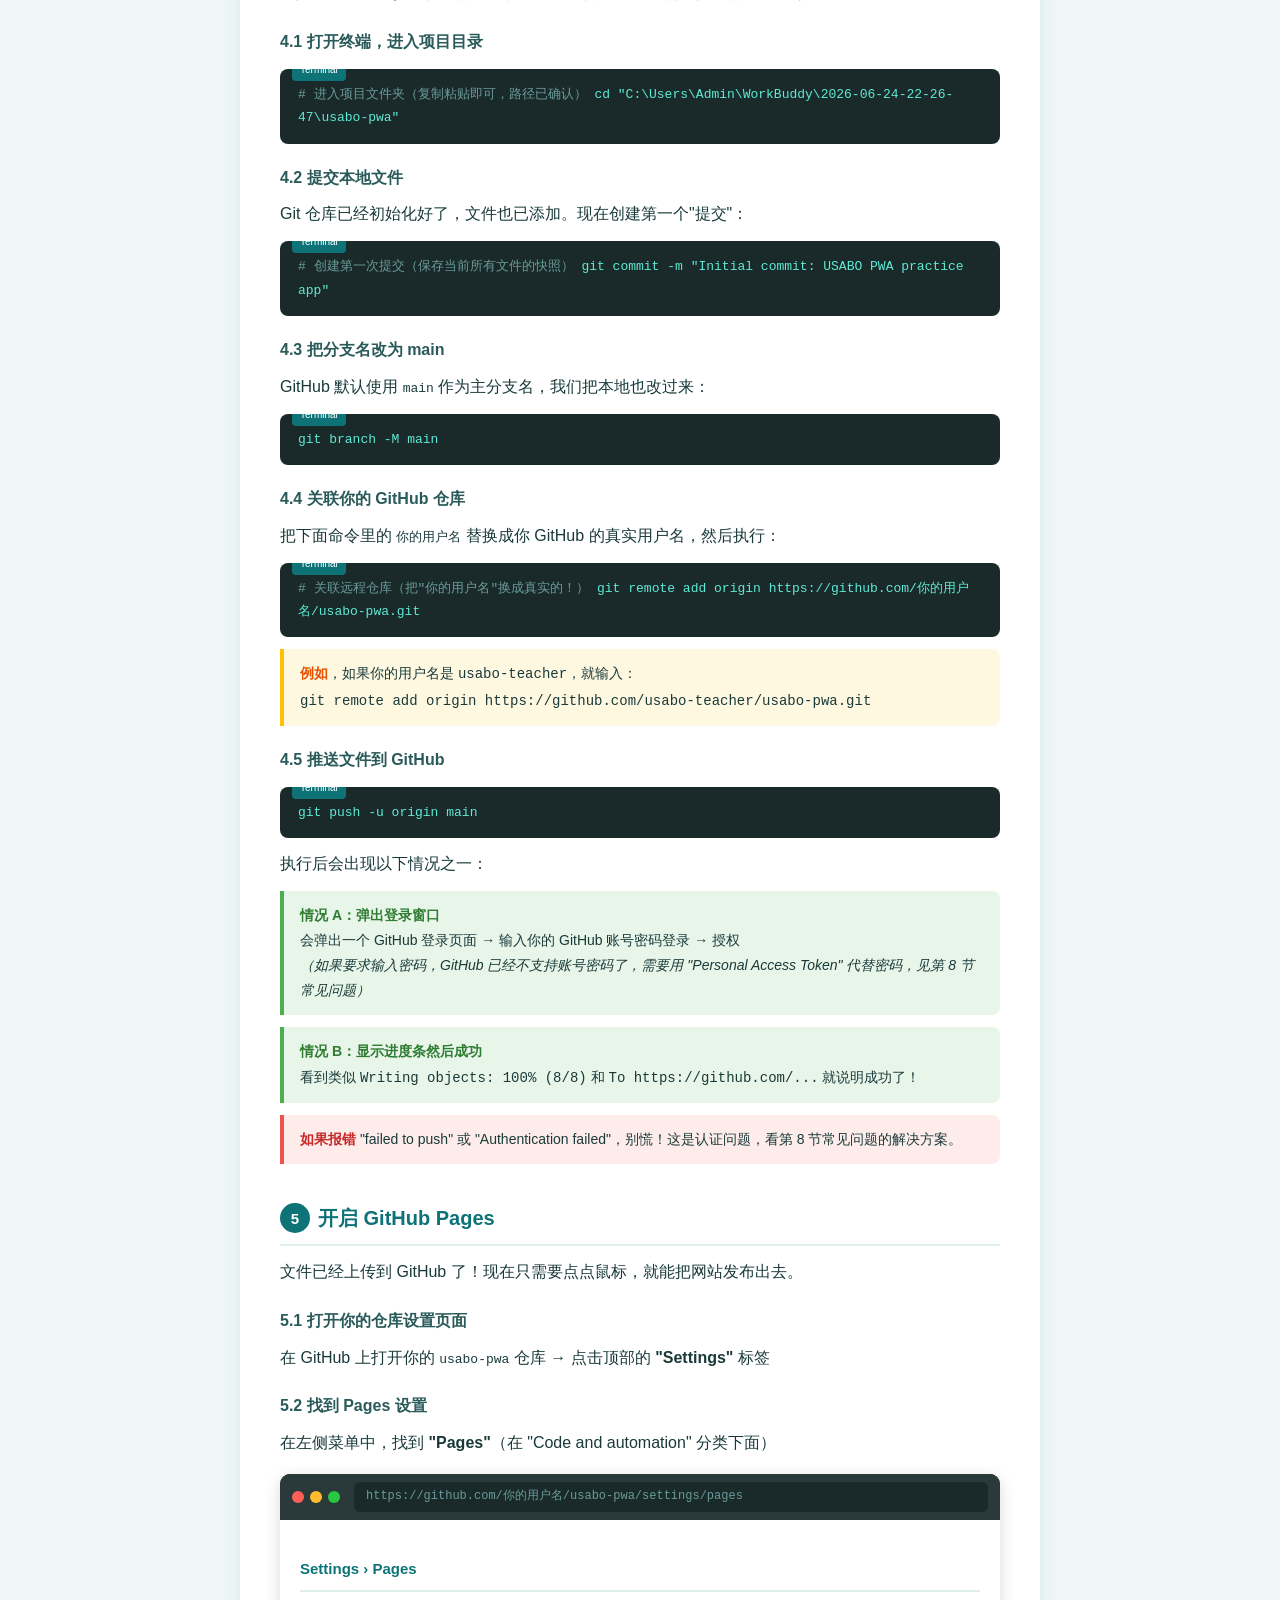
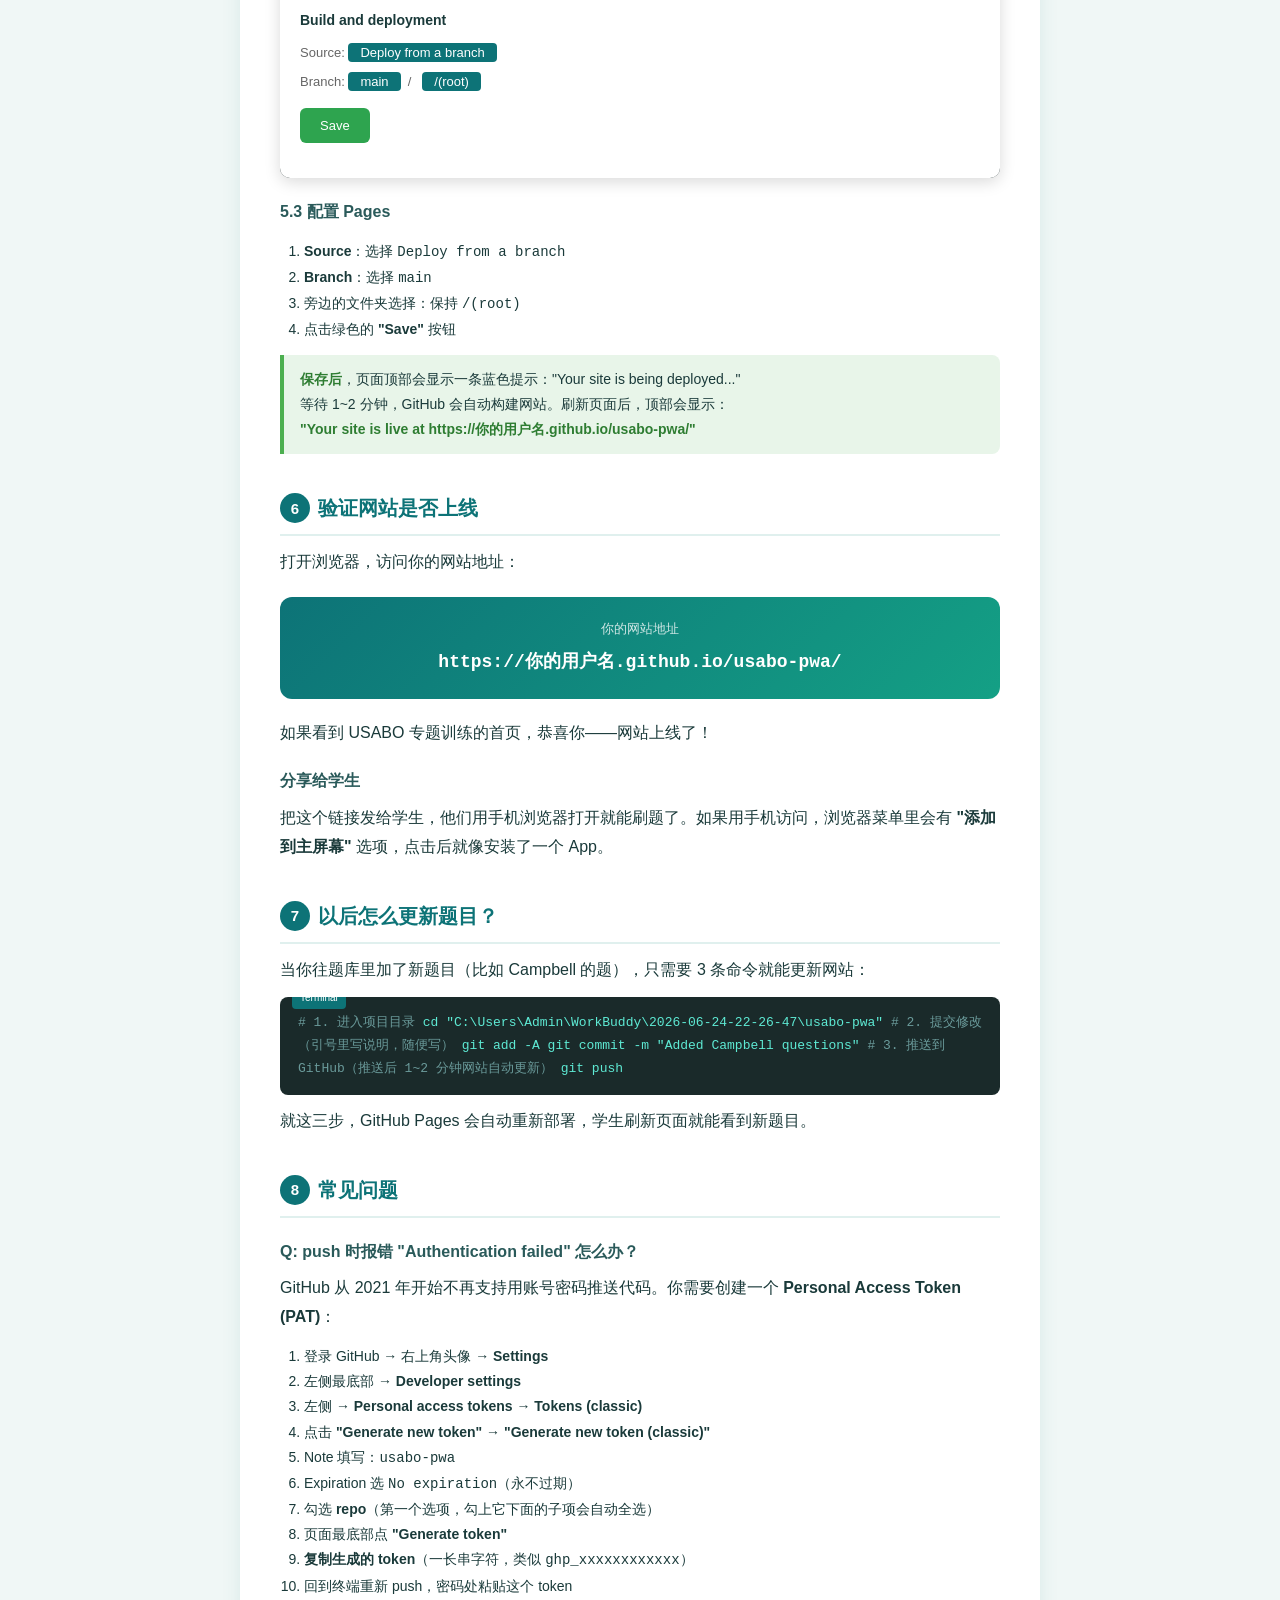
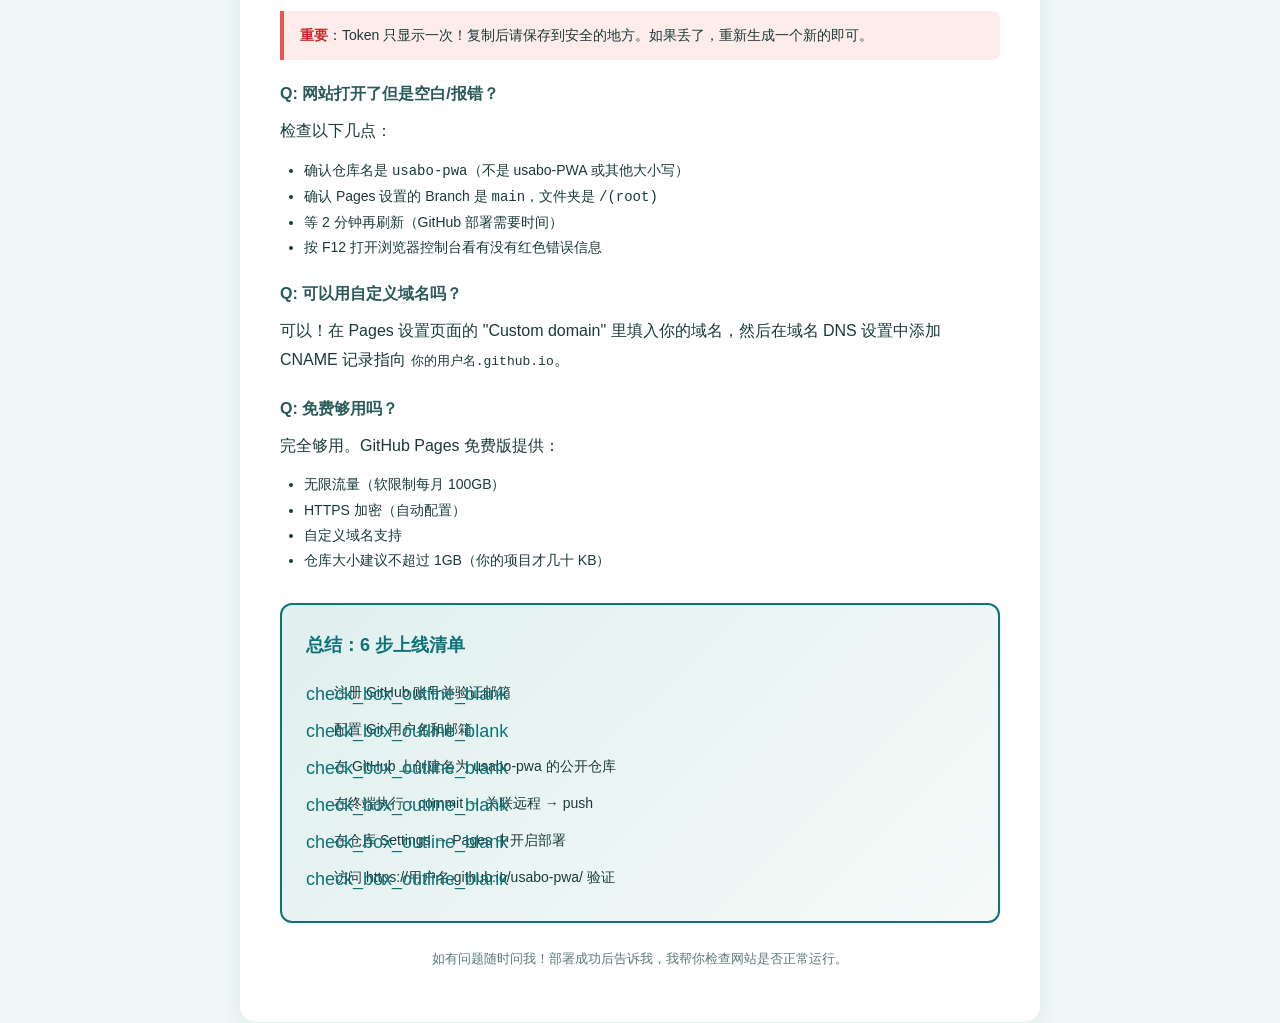
<file: deploy-guide.html>
<!DOCTYPE html>
<html lang="zh-CN">
<head>
<meta charset="UTF-8">
<meta name="viewport" content="width=device-width, initial-scale=1.0">
<title>USABO PWA 部署到 GitHub Pages 完全教程</title>
<style>
  * { margin: 0; padding: 0; box-sizing: border-box; }
  body {
    font-family: -apple-system, BlinkMacSystemFont, "Segoe UI", Roboto, sans-serif;
    background: #f0f7f6;
    color: #1a3a3a;
    line-height: 1.8;
    padding: 20px;
  }
  .container {
    max-width: 800px;
    margin: 0 auto;
    background: white;
    border-radius: 16px;
    padding: 40px;
    box-shadow: 0 2px 20px rgba(13,115,119,0.1);
  }
  h1 {
    color: #0d7377;
    font-size: 26px;
    margin-bottom: 8px;
    display: flex;
    align-items: center;
    gap: 10px;
  }
  .subtitle {
    color: #5a7a7a;
    font-size: 14px;
    margin-bottom: 32px;
  }
  h2 {
    color: #0d7377;
    font-size: 20px;
    margin-top: 36px;
    margin-bottom: 12px;
    padding-bottom: 8px;
    border-bottom: 2px solid #e0f0ee;
    display: flex;
    align-items: center;
    gap: 8px;
  }
  h2 .num {
    display: inline-flex;
    align-items: center;
    justify-content: center;
    width: 30px;
    height: 30px;
    background: #0d7377;
    color: white;
    border-radius: 50%;
    font-size: 15px;
    flex-shrink: 0;
  }
  h3 {
    color: #2a5a5a;
    font-size: 16px;
    margin-top: 20px;
    margin-bottom: 8px;
  }
  p { margin-bottom: 12px; }
  .step-box {
    background: #f5faf9;
    border-left: 4px solid #0d7377;
    padding: 16px 20px;
    margin: 12px 0;
    border-radius: 0 8px 8px 0;
  }
  .cmd-box {
    background: #1a2a2a;
    color: #5eead4;
    padding: 14px 18px;
    border-radius: 8px;
    font-family: "Cascadia Code", "Consolas", monospace;
    font-size: 13px;
    margin: 12px 0;
    overflow-x: auto;
    position: relative;
  }
  .cmd-box .comment {
    color: #6a9a9a;
  }
  .cmd-box::before {
    content: "Terminal";
    position: absolute;
    top: -10px;
    left: 12px;
    background: #0d7377;
    color: white;
    font-size: 10px;
    padding: 2px 8px;
    border-radius: 4px;
    font-family: sans-serif;
  }
  .tip {
    background: #fff8e1;
    border-left: 4px solid #ffc107;
    padding: 12px 16px;
    margin: 12px 0;
    border-radius: 0 8px 8px 0;
    font-size: 14px;
  }
  .tip strong { color: #e65100; }
  .warn {
    background: #fdecea;
    border-left: 4px solid #ef5350;
    padding: 12px 16px;
    margin: 12px 0;
    border-radius: 0 8px 8px 0;
    font-size: 14px;
  }
  .warn strong { color: #c62828; }
  .ok {
    background: #e8f5e9;
    border-left: 4px solid #4caf50;
    padding: 12px 16px;
    margin: 12px 0;
    border-radius: 0 8px 8px 0;
    font-size: 14px;
  }
  .ok strong { color: #2e7d32; }
  .mock-browser {
    background: #1a2a2a;
    border-radius: 10px;
    overflow: hidden;
    margin: 16px 0;
    box-shadow: 0 4px 16px rgba(0,0,0,0.15);
  }
  .mock-browser .bar {
    background: #2a3a3a;
    padding: 8px 12px;
    display: flex;
    align-items: center;
    gap: 6px;
  }
  .mock-browser .dot {
    width: 12px; height: 12px;
    border-radius: 50%;
  }
  .mock-browser .dot.r { background: #ff5f57; }
  .mock-browser .dot.y { background: #febc2e; }
  .mock-browser .dot.g { background: #28c840; }
  .mock-browser .url {
    flex: 1;
    background: #1a2a2a;
    color: #6a9a9a;
    font-size: 12px;
    padding: 4px 12px;
    border-radius: 6px;
    margin-left: 8px;
    font-family: monospace;
  }
  .mock-browser .content {
    background: white;
    padding: 20px;
    min-height: 120px;
  }
  .mock-browser .content .mock-text {
    color: #999;
    font-size: 13px;
    text-align: center;
    padding: 40px 0;
  }
  .flow-diagram {
    display: flex;
    align-items: center;
    justify-content: center;
    gap: 4px;
    flex-wrap: wrap;
    margin: 20px 0;
    padding: 16px;
    background: #f5faf9;
    border-radius: 10px;
  }
  .flow-node {
    background: #0d7377;
    color: white;
    padding: 10px 16px;
    border-radius: 8px;
    font-size: 13px;
    text-align: center;
    min-width: 100px;
  }
  .flow-arrow {
    color: #0d7377;
    font-size: 20px;
    font-weight: bold;
  }
  .checklist {
    list-style: none;
    padding: 0;
  }
  .checklist li {
    padding: 6px 0 6px 28px;
    position: relative;
    font-size: 14px;
  }
  .checklist li::before {
    content: "check_box_outline_blank";
    position: absolute;
    left: 0;
    top: 4px;
    font-size: 18px;
    color: #0d7377;
    font-family: "Material Icons", sans-serif;
  }
  .checklist li.done::before {
    content: "check_box";
    color: #4caf50;
  }
  .toc {
    background: #f5faf9;
    border-radius: 10px;
    padding: 20px 24px;
    margin-bottom: 24px;
  }
  .toc h3 {
    color: #0d7377;
    margin-top: 0;
    margin-bottom: 10px;
  }
  .toc ol {
    padding-left: 20px;
  }
  .toc li {
    margin-bottom: 4px;
    font-size: 14px;
  }
  .toc a {
    color: #0d7377;
    text-decoration: none;
  }
  .toc a:hover {
    text-decoration: underline;
  }
  .final-url {
    background: linear-gradient(135deg, #0d7377, #14a085);
    color: white;
    padding: 20px;
    border-radius: 12px;
    text-align: center;
    margin: 20px 0;
  }
  .final-url .label {
    font-size: 13px;
    opacity: 0.8;
    margin-bottom: 6px;
  }
  .final-url .url-text {
    font-size: 18px;
    font-family: monospace;
    font-weight: bold;
  }
  @media (max-width: 600px) {
    .container { padding: 20px; }
    h1 { font-size: 22px; }
    h2 { font-size: 17px; }
    .cmd-box { font-size: 11px; }
    .flow-node { font-size: 11px; min-width: 70px; padding: 8px 10px; }
  }
</style>
</head>
<body>
<div class="container">

<h1>USABO PWA 部署到 GitHub Pages 完全教程</h1>
<p class="subtitle">从零开始，每一步都有详细说明。跟着做就行，不需要任何编程基础。</p>

<!-- 目录 -->
<div class="toc">
  <h3>教程目录</h3>
  <ol>
    <li><a href="#s1">注册 GitHub 账号</a></li>
    <li><a href="#s2">配置 Git 用户信息</a></li>
    <li><a href="#s3">在 GitHub 上创建新仓库</a></li>
    <li><a href="#s4">把本地文件推送到 GitHub</a></li>
    <li><a href="#s5">开启 GitHub Pages</a></li>
    <li><a href="#s6">验证网站是否上线</a></li>
    <li><a href="#s7">以后怎么更新题目？</a></li>
    <li><a href="#s8">常见问题</a></li>
  </ol>
</div>

<!-- 整体流程图 -->
<div class="flow-diagram">
  <div class="flow-node">注册 GitHub</div>
  <span class="flow-arrow">&rarr;</span>
  <div class="flow-node">创建仓库</div>
  <span class="flow-arrow">&rarr;</span>
  <div class="flow-node">上传文件</div>
  <span class="flow-arrow">&rarr;</span>
  <div class="flow-node">开启 Pages</div>
  <span class="flow-arrow">&rarr;</span>
  <div class="flow-node">网站上线!</div>
</div>

<!-- ==================== 步骤 1 ==================== -->
<h2 id="s1"><span class="num">1</span>注册 GitHub 账号</h2>

<div class="step-box">
  <p><strong>如果你已经有 GitHub 账号</strong> &rarr; 跳到第 2 步</p>
  <p><strong>如果没有</strong> &rarr; 按以下操作：</p>
</div>

<h3>1.1 打开 GitHub 官网</h3>
<p>在浏览器地址栏输入：<strong>https://github.com</strong></p>

<div class="mock-browser">
  <div class="bar">
    <span class="dot r"></span><span class="dot y"></span><span class="dot g"></span>
    <div class="url">https://github.com</div>
  </div>
  <div class="content">
    <div style="text-align:center; padding:30px 0;">
      <div style="font-size:28px; font-weight:bold; color:#1a1a1a;">GitHub</div>
      <div style="color:#666; margin:10px 0;">Let's build from here</div>
      <div style="display:inline-block; background:#1a1a1a; color:white; padding:8px 24px; border-radius:8px; font-size:14px; margin-top:10px;">Sign up</div>
    </div>
  </div>
</div>

<h3>1.2 点击右上角 "Sign up"</h3>
<p>依次填写以下信息：</p>
<table style="width:100%; border-collapse:collapse; margin:12px 0; font-size:14px;">
  <tr style="background:#e0f0ee;">
    <th style="padding:8px 12px; text-align:left; border:1px solid #ccc;">字段</th>
    <th style="padding:8px 12px; text-align:left; border:1px solid #ccc;">说明</th>
  </tr>
  <tr>
    <td style="padding:8px 12px; border:1px solid #ddd;"><strong>Email</strong></td>
    <td style="padding:8px 12px; border:1px solid #ddd;">你的常用邮箱（QQ邮箱、Gmail 都行）</td>
  </tr>
  <tr>
    <td style="padding:8px 12px; border:1px solid #ddd;"><strong>Password</strong></td>
    <td style="padding:8px 12px; border:1px solid #ddd;">设置密码（至少 15 个字符，或至少 8 个字符含数字和字母）</td>
  </tr>
  <tr>
    <td style="padding:8px 12px; border:1px solid #ddd;"><strong>Username</strong></td>
    <td style="padding:8px 12px; border:1px solid #ddd;">起一个用户名<br><strong>这个很重要！</strong>后面你的网址里就包含它<br>例如：<code>usabo-teacher</code> 或 <code>zhang-bio</code></td>
  </tr>
</table>

<div class="tip">
  <strong>关于用户名：</strong>你的网站最终地址会是 <code>https://你的用户名.github.io/usabo-pwa</code>，所以选一个好记的名字。注册后可以不改，但建议一次想好。
</div>

<h3>1.3 验证邮箱</h3>
<p>注册后 GitHub 会给你的邮箱发一封验证邮件，打开邮件点击里面的 <strong>"Verify email address"</strong> 按钮。</p>

<div class="ok">
  <strong>完成以上步骤后</strong>，你就拥有 GitHub 账号了！接下来配置本地环境。
</div>

<!-- ==================== 步骤 2 ==================== -->
<h2 id="s2"><span class="num">2</span>配置 Git 用户信息</h2>

<p>你的电脑上已经装好了 Git，但还没告诉它"你是谁"。我们需要设置一下用户名和邮箱。</p>

<p>打开电脑上的 <strong>终端 / 命令行</strong>：</p>
<ul style="margin:12px 0; padding-left:24px; font-size:14px;">
  <li><strong>Windows</strong>：按 <code>Win + R</code>，输入 <code>cmd</code>，回车</li>
  <li><strong>Mac</strong>：打开"终端"应用</li>
</ul>

<p>然后依次执行以下两条命令（把方括号里的内容替换成你自己的信息）：</p>

<div class="cmd-box">
<span class="comment"># 设置你的用户名（用你在 GitHub 注册的用户名）</span>
git config --global user.name "你的GitHub用户名"

<span class="comment"># 设置你的邮箱（用你在 GitHub 注册的邮箱）</span>
git config --global user.email "你的邮箱@example.com"
</div>

<div class="tip">
  <strong>举个例子</strong>：如果你的用户名是 <code>usabo-teacher</code>，邮箱是 <code>teacher@qq.com</code>，那就输入：<br>
  <code>git config --global user.name "usabo-teacher"</code><br>
  <code>git config --global user.email "teacher@qq.com"</code>
</div>

<div class="ok">
  设置完成后不会有什么提示，只要没报错就是成功了。
</div>

<!-- ==================== 步骤 3 ==================== -->
<h2 id="s3"><span class="num">3</span>在 GitHub 上创建新仓库</h2>

<h3>3.1 登录 GitHub，点击新建仓库</h3>
<p>登录 GitHub 后，在页面右上角找到 <strong>"+ 号"</strong> 图标 &rarr; 点击 <strong>"New repository"</strong></p>

<p>或者直接访问：<strong>https://github.com/new</strong></p>

<h3>3.2 填写仓库信息</h3>
<table style="width:100%; border-collapse:collapse; margin:12px 0; font-size:14px;">
  <tr style="background:#e0f0ee;">
    <th style="padding:8px 12px; text-align:left; border:1px solid #ccc;">设置项</th>
    <th style="padding:8px 12px; text-align:left; border:1px solid #ccc;">填什么</th>
  </tr>
  <tr>
    <td style="padding:8px 12px; border:1px solid #ddd;"><strong>Repository name</strong></td>
    <td style="padding:8px 12px; border:1px solid #ddd;"><code>usabo-pwa</code><br>（必须是这个名字，不要用中文或空格）</td>
  </tr>
  <tr>
    <td style="padding:8px 12px; border:1px solid #ddd;"><strong>Description</strong></td>
    <td style="padding:8px 12px; border:1px solid #ddd;">USABO Practice PWA（可选填）</td>
  </tr>
  <tr>
    <td style="padding:8px 12px; border:1px solid #ddd;"><strong>Public / Private</strong></td>
    <td style="padding:8px 12px; border:1px solid #ddd;">选 <strong>Public</strong>（必须公开，GitHub Pages 免费版只支持公开仓库）</td>
  </tr>
  <tr>
    <td style="padding:8px 12px; border:1px solid #ddd;"><strong>Add a README</strong></td>
    <td style="padding:8px 12px; border:1px solid #ddd;"><strong>不要勾选</strong>（我们已经有自己的文件了）</td>
  </tr>
  <tr>
    <td style="padding:8px 12px; border:1px solid #ddd;"><strong>.gitignore</strong></td>
    <td style="padding:8px 12px; border:1px solid #ddd;"><strong>None</strong>（不用选）</td>
  </tr>
  <tr>
    <td style="padding:8px 12px; border:1px solid #ddd;"><strong>License</strong></td>
    <td style="padding:8px 12px; border:1px solid #ddd;"><strong>None</strong>（不用选）</td>
  </tr>
</table>

<h3>3.3 点击 "Create repository"</h3>
<p>页面最下方绿色的 <strong>"Create repository"</strong> 按钮，点击它。</p>

<div class="warn">
  <strong>注意！</strong>创建完成后，页面会显示一段命令。你<strong>不需要</strong>复制那些命令（我下面已经准备好了），只需要记住页面上显示的仓库地址，看起来类似：<br>
  <code>https://github.com/你的用户名/usabo-pwa.git</code>
</div>

<!-- ==================== 步骤 4 ==================== -->
<h2 id="s4"><span class="num">4</span>把本地文件推送到 GitHub</h2>

<p>这是最关键的一步。你的项目文件已经准备好了，现在需要把它们"发送"到 GitHub。</p>

<h3>4.1 打开终端，进入项目目录</h3>

<div class="cmd-box">
<span class="comment"># 进入项目文件夹（复制粘贴即可，路径已确认）</span>
cd "C:\Users\Admin\WorkBuddy\2026-06-24-22-26-47\usabo-pwa"
</div>

<h3>4.2 提交本地文件</h3>

<p>Git 仓库已经初始化好了，文件也已添加。现在创建第一个"提交"：</p>

<div class="cmd-box">
<span class="comment"># 创建第一次提交（保存当前所有文件的快照）</span>
git commit -m "Initial commit: USABO PWA practice app"
</div>

<h3>4.3 把分支名改为 main</h3>
<p>GitHub 默认使用 <code>main</code> 作为主分支名，我们把本地也改过来：</p>

<div class="cmd-box">
git branch -M main
</div>

<h3>4.4 关联你的 GitHub 仓库</h3>

<p>把下面命令里的 <code>你的用户名</code> 替换成你 GitHub 的真实用户名，然后执行：</p>

<div class="cmd-box">
<span class="comment"># 关联远程仓库（把"你的用户名"换成真实的！）</span>
git remote add origin https://github.com/你的用户名/usabo-pwa.git
</div>

<div class="tip">
  <strong>例如</strong>，如果你的用户名是 <code>usabo-teacher</code>，就输入：<br>
  <code>git remote add origin https://github.com/usabo-teacher/usabo-pwa.git</code>
</div>

<h3>4.5 推送文件到 GitHub</h3>

<div class="cmd-box">
git push -u origin main
</div>

<p>执行后会出现以下情况之一：</p>

<div class="ok">
  <strong>情况 A：弹出登录窗口</strong><br>
  会弹出一个 GitHub 登录页面 &rarr; 输入你的 GitHub 账号密码登录 &rarr; 授权<br>
  <em>（如果要求输入密码，GitHub 已经不支持账号密码了，需要用 "Personal Access Token" 代替密码，见第 8 节常见问题）</em>
</div>

<div class="ok">
  <strong>情况 B：显示进度条然后成功</strong><br>
  看到类似 <code>Writing objects: 100% (8/8)</code> 和 <code>To https://github.com/...</code> 就说明成功了！
</div>

<div class="warn">
  <strong>如果报错</strong> "failed to push" 或 "Authentication failed"，别慌！这是认证问题，看第 8 节常见问题的解决方案。
</div>

<!-- ==================== 步骤 5 ==================== -->
<h2 id="s5"><span class="num">5</span>开启 GitHub Pages</h2>

<p>文件已经上传到 GitHub 了！现在只需要点点鼠标，就能把网站发布出去。</p>

<h3>5.1 打开你的仓库设置页面</h3>
<p>在 GitHub 上打开你的 <code>usabo-pwa</code> 仓库 &rarr; 点击顶部的 <strong>"Settings"</strong> 标签</p>

<h3>5.2 找到 Pages 设置</h3>
<p>在左侧菜单中，找到 <strong>"Pages"</strong>（在 "Code and automation" 分类下面）</p>

<div class="mock-browser">
  <div class="bar">
    <span class="dot r"></span><span class="dot y"></span><span class="dot g"></span>
    <div class="url">https://github.com/你的用户名/usabo-pwa/settings/pages</div>
  </div>
  <div class="content">
    <div style="padding:15px 0;">
      <div style="color:#0d7377; font-weight:bold; font-size:15px; border-bottom:2px solid #e0f0ee; padding-bottom:8px;">Settings &rsaquo; Pages</div>
      <div style="margin-top:16px;">
        <div style="font-weight:bold; font-size:14px; margin-bottom:8px;">Build and deployment</div>
        <div style="font-size:13px; color:#666; margin-bottom:6px;">Source: <span style="background:#0d7377; color:white; padding:2px 12px; border-radius:4px;">Deploy from a branch</span></div>
        <div style="font-size:13px; color:#666; margin-bottom:6px;">Branch: <span style="background:#0d7377; color:white; padding:2px 12px; border-radius:4px;">main</span> &nbsp;/ &nbsp; <span style="background:#0d7377; color:white; padding:2px 12px; border-radius:4px;">/(root)</span></div>
        <div style="display:inline-block; background:#2ea44f; color:white; padding:6px 20px; border-radius:6px; font-size:13px; margin-top:8px;">Save</div>
      </div>
    </div>
  </div>
</div>

<h3>5.3 配置 Pages</h3>
<ol style="margin:12px 0; padding-left:24px; font-size:14px;">
  <li><strong>Source</strong>：选择 <code>Deploy from a branch</code></li>
  <li><strong>Branch</strong>：选择 <code>main</code></li>
  <li>旁边的文件夹选择：保持 <code>/(root)</code></li>
  <li>点击绿色的 <strong>"Save"</strong> 按钮</li>
</ol>

<div class="ok">
  <strong>保存后</strong>，页面顶部会显示一条蓝色提示："Your site is being deployed..."<br>
  等待 1~2 分钟，GitHub 会自动构建网站。刷新页面后，顶部会显示：<br>
  <strong>"Your site is live at https://你的用户名.github.io/usabo-pwa/"</strong>
</div>

<!-- ==================== 步骤 6 ==================== -->
<h2 id="s6"><span class="num">6</span>验证网站是否上线</h2>

<p>打开浏览器，访问你的网站地址：</p>

<div class="final-url">
  <div class="label">你的网站地址</div>
  <div class="url-text">https://你的用户名.github.io/usabo-pwa/</div>
</div>

<p>如果看到 USABO 专题训练的首页，恭喜你——网站上线了！</p>

<h3>分享给学生</h3>
<p>把这个链接发给学生，他们用手机浏览器打开就能刷题了。如果用手机访问，浏览器菜单里会有 <strong>"添加到主屏幕"</strong> 选项，点击后就像安装了一个 App。</p>

<!-- ==================== 步骤 7 ==================== -->
<h2 id="s7"><span class="num">7</span>以后怎么更新题目？</h2>

<p>当你往题库里加了新题目（比如 Campbell 的题），只需要 3 条命令就能更新网站：</p>

<div class="cmd-box">
<span class="comment"># 1. 进入项目目录</span>
cd "C:\Users\Admin\WorkBuddy\2026-06-24-22-26-47\usabo-pwa"

<span class="comment"># 2. 提交修改（引号里写说明，随便写）</span>
git add -A
git commit -m "Added Campbell questions"

<span class="comment"># 3. 推送到 GitHub（推送后 1~2 分钟网站自动更新）</span>
git push
</div>

<p>就这三步，GitHub Pages 会自动重新部署，学生刷新页面就能看到新题目。</p>

<!-- ==================== 步骤 8 ==================== -->
<h2 id="s8"><span class="num">8</span>常见问题</h2>

<h3>Q: push 时报错 "Authentication failed" 怎么办？</h3>
<p>GitHub 从 2021 年开始不再支持用账号密码推送代码。你需要创建一个 <strong>Personal Access Token (PAT)</strong>：</p>

<ol style="margin:12px 0; padding-left:24px; font-size:14px;">
  <li>登录 GitHub &rarr; 右上角头像 &rarr; <strong>Settings</strong></li>
  <li>左侧最底部 &rarr; <strong>Developer settings</strong></li>
  <li>左侧 &rarr; <strong>Personal access tokens</strong> &rarr; <strong>Tokens (classic)</strong></li>
  <li>点击 <strong>"Generate new token"</strong> &rarr; <strong>"Generate new token (classic)"</strong></li>
  <li>Note 填写：<code>usabo-pwa</code></li>
  <li>Expiration 选 <code>No expiration</code>（永不过期）</li>
  <li>勾选 <strong>repo</strong>（第一个选项，勾上它下面的子项会自动全选）</li>
  <li>页面最底部点 <strong>"Generate token"</strong></li>
  <li><strong>复制生成的 token</strong>（一长串字符，类似 <code>ghp_xxxxxxxxxxxx</code>）</li>
  <li>回到终端重新 push，密码处粘贴这个 token</li>
</ol>

<div class="warn">
  <strong>重要</strong>：Token 只显示一次！复制后请保存到安全的地方。如果丢了，重新生成一个新的即可。
</div>

<h3>Q: 网站打开了但是空白/报错？</h3>
<p>检查以下几点：</p>
<ul style="margin:12px 0; padding-left:24px; font-size:14px;">
  <li>确认仓库名是 <code>usabo-pwa</code>（不是 usabo-PWA 或其他大小写）</li>
  <li>确认 Pages 设置的 Branch 是 <code>main</code>，文件夹是 <code>/(root)</code></li>
  <li>等 2 分钟再刷新（GitHub 部署需要时间）</li>
  <li>按 F12 打开浏览器控制台看有没有红色错误信息</li>
</ul>

<h3>Q: 可以用自定义域名吗？</h3>
<p>可以！在 Pages 设置页面的 "Custom domain" 里填入你的域名，然后在域名 DNS 设置中添加 CNAME 记录指向 <code>你的用户名.github.io</code>。</p>

<h3>Q: 免费够用吗？</h3>
<p>完全够用。GitHub Pages 免费版提供：</p>
<ul style="margin:12px 0; padding-left:24px; font-size:14px;">
  <li>无限流量（软限制每月 100GB）</li>
  <li>HTTPS 加密（自动配置）</li>
  <li>自定义域名支持</li>
  <li>仓库大小建议不超过 1GB（你的项目才几十 KB）</li>
</ul>

<!-- 总结 -->
<div style="background: linear-gradient(135deg, #e0f0ee, #f5faf9); border-radius: 12px; padding: 24px; margin-top: 30px; border: 2px solid #0d7377;">
  <h3 style="color:#0d7377; margin-top:0; font-size:18px;">总结：6 步上线清单</h3>
  <ul class="checklist" style="margin-top:12px;">
    <li>注册 GitHub 账号并验证邮箱</li>
    <li>配置 Git 用户名和邮箱</li>
    <li>在 GitHub 上创建名为 usabo-pwa 的公开仓库</li>
    <li>在终端执行：commit &rarr; 关联远程 &rarr; push</li>
    <li>在仓库 Settings &rarr; Pages 中开启部署</li>
    <li>访问 https://用户名.github.io/usabo-pwa/ 验证</li>
  </ul>
</div>

<p style="text-align:center; color:#5a7a7a; margin-top:24px; font-size:13px;">
  如有问题随时问我！部署成功后告诉我，我帮你检查网站是否正常运行。
</p>

</div>
</body>
</html>
</file>
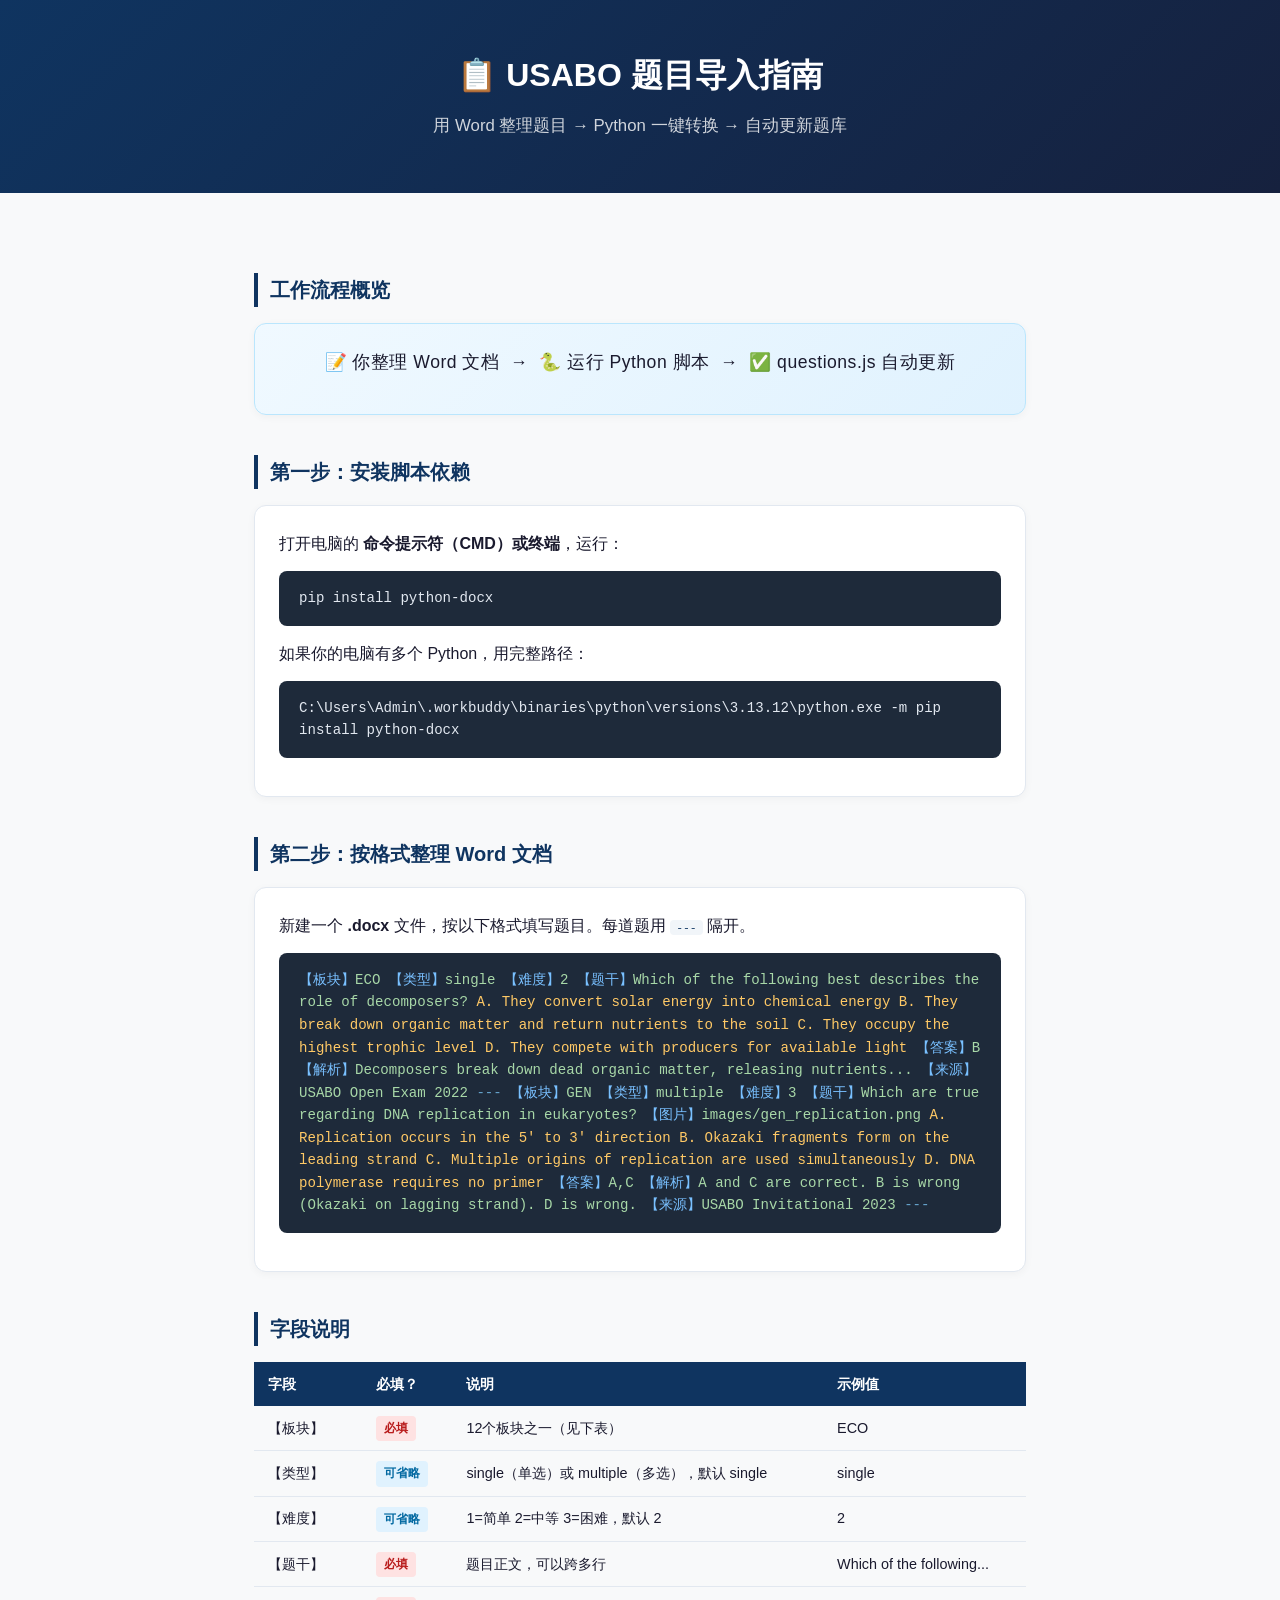
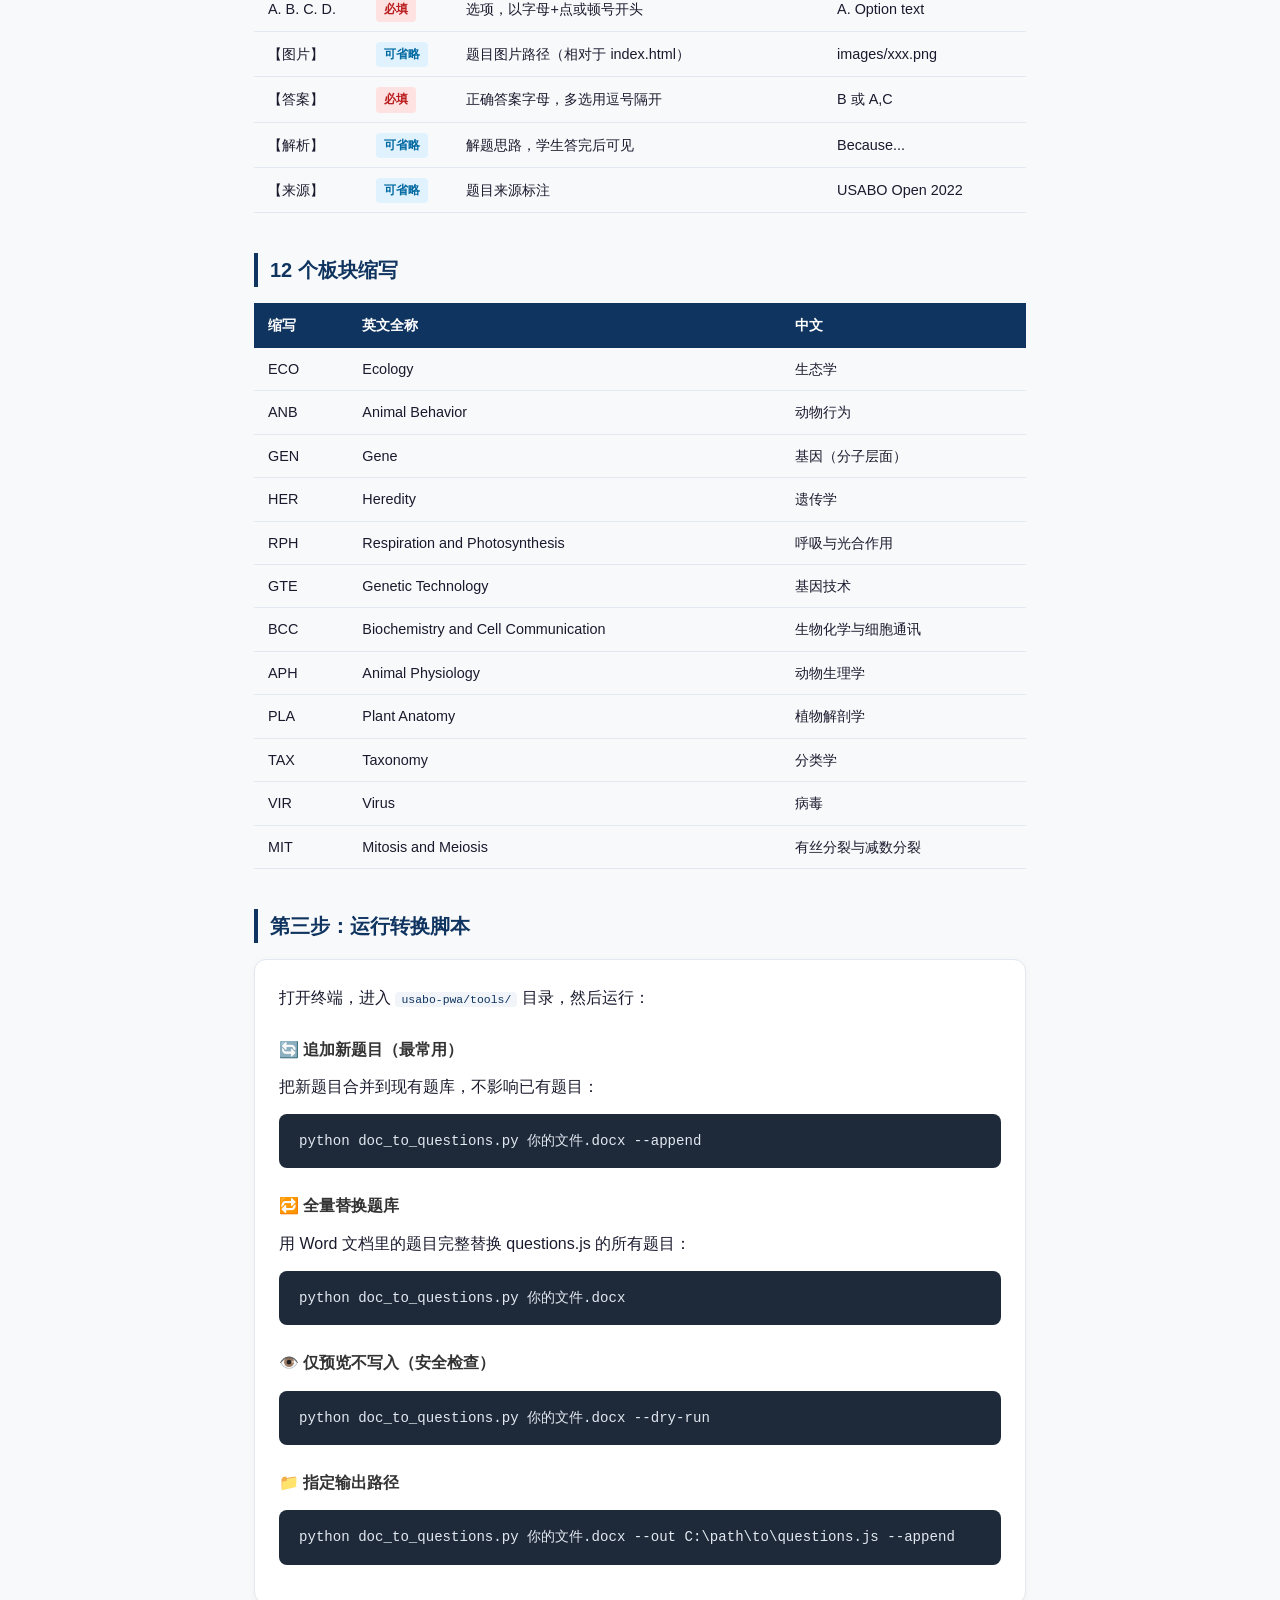
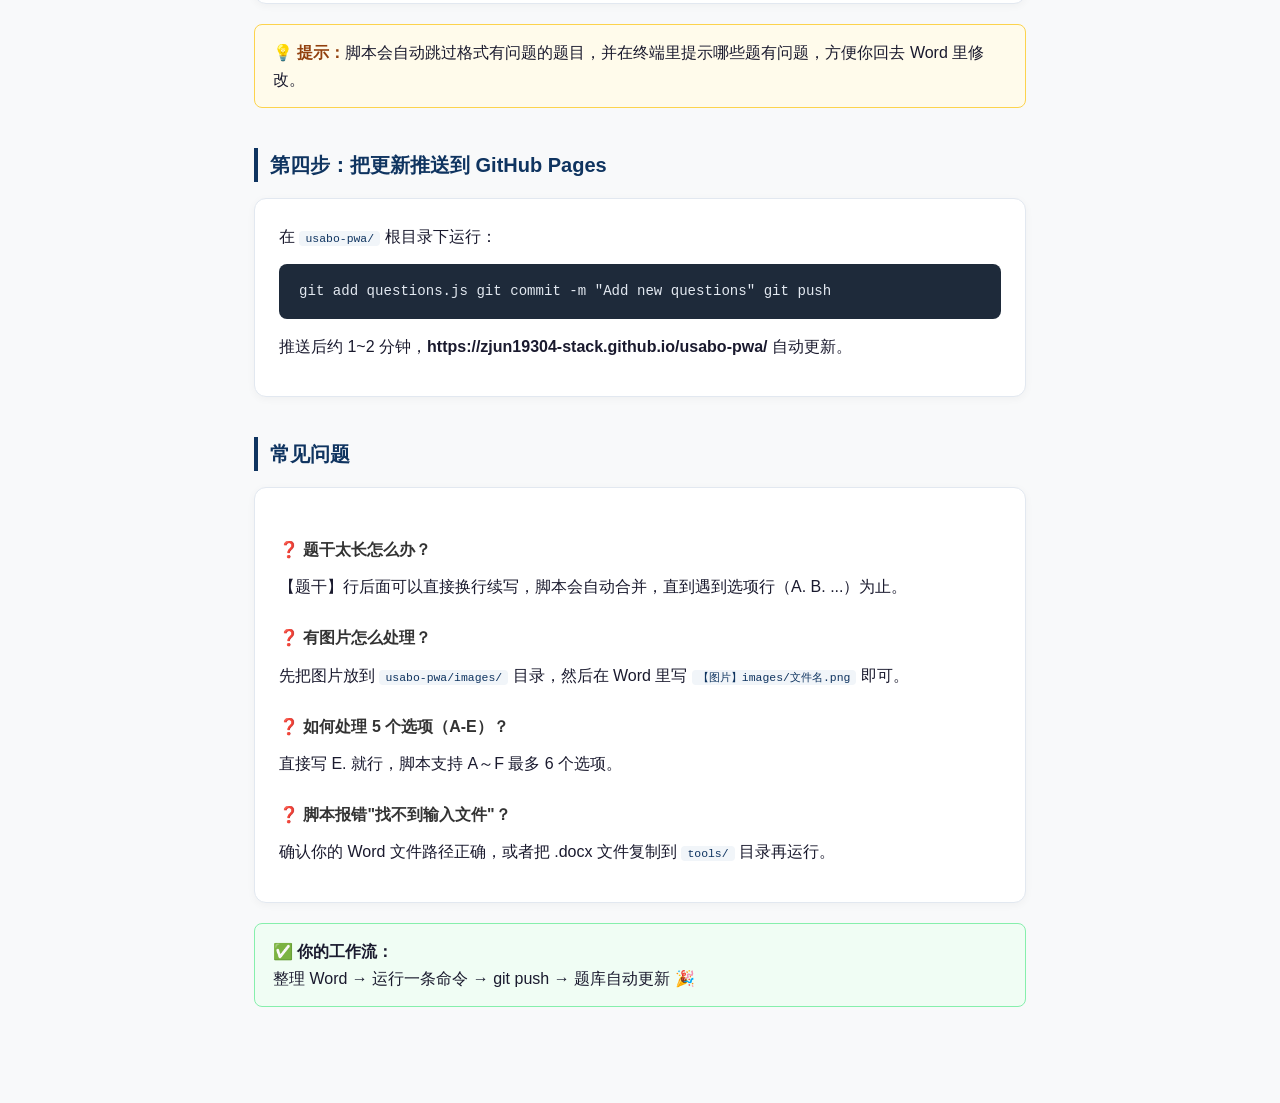
<file: tools/导入指南.html>
<!DOCTYPE html>
<html lang="zh-CN">
<head>
<meta charset="UTF-8">
<meta name="viewport" content="width=device-width, initial-scale=1">
<title>USABO 题目导入指南</title>
<style>
  * { box-sizing: border-box; margin: 0; padding: 0; }
  body { font-family: -apple-system, BlinkMacSystemFont, 'Segoe UI', sans-serif; background: #f8f9fa; color: #1a1a2e; line-height: 1.7; }
  .hero { background: linear-gradient(135deg, #0f3460 0%, #16213e 100%); color: #fff; padding: 48px 32px 40px; text-align: center; }
  .hero h1 { font-size: 2rem; font-weight: 700; margin-bottom: 10px; }
  .hero p { opacity: .8; font-size: 1.05rem; }
  .container { max-width: 820px; margin: 0 auto; padding: 40px 24px 80px; }
  h2 { font-size: 1.25rem; font-weight: 700; margin: 40px 0 16px; color: #0f3460; border-left: 4px solid #0f3460; padding-left: 12px; }
  h3 { font-size: 1rem; font-weight: 700; margin: 24px 0 10px; color: #333; }
  p { margin-bottom: 12px; }
  .step-box { background: #fff; border-radius: 12px; border: 1px solid #e2e8f0; padding: 24px; margin-bottom: 20px; box-shadow: 0 2px 8px rgba(0,0,0,.04); }
  .step-num { display: inline-block; background: #0f3460; color: #fff; border-radius: 50%; width: 28px; height: 28px; text-align: center; line-height: 28px; font-weight: 700; font-size: .85rem; margin-right: 10px; }
  .step-title { font-size: 1.05rem; font-weight: 700; display: inline; }
  .code-block { background: #1e2a3a; color: #e2e8f0; border-radius: 8px; padding: 16px 20px; font-family: 'Cascadia Code', 'Consolas', monospace; font-size: .88rem; margin: 14px 0; overflow-x: auto; line-height: 1.6; }
  .code-block .comment { color: #64a0c8; }
  .code-block .tag { color: #79c0ff; }
  .code-block .val { color: #a8d8a8; }
  .code-block .opt { color: #ffc966; }
  .table-wrap { overflow-x: auto; margin: 16px 0; }
  table { width: 100%; border-collapse: collapse; font-size: .9rem; }
  th { background: #0f3460; color: #fff; padding: 10px 14px; text-align: left; }
  td { padding: 9px 14px; border-bottom: 1px solid #e2e8f0; }
  tr:nth-child(even) td { background: #f8f9fa; }
  .badge { display: inline-block; padding: 2px 8px; border-radius: 4px; font-size: .78rem; font-weight: 600; }
  .badge-req { background: #fee2e2; color: #b91c1c; }
  .badge-opt { background: #e0f2fe; color: #0369a1; }
  .tip { background: #fffbeb; border: 1px solid #fcd34d; border-radius: 8px; padding: 14px 18px; margin: 16px 0; }
  .tip strong { color: #92400e; }
  .warn { background: #fef2f2; border: 1px solid #fca5a5; border-radius: 8px; padding: 14px 18px; margin: 16px 0; }
  .success { background: #f0fdf4; border: 1px solid #86efac; border-radius: 8px; padding: 14px 18px; margin: 16px 0; }
  .inline-code { background: #f1f5f9; color: #0f3460; border-radius: 4px; padding: 1px 6px; font-family: monospace; font-size: .88em; }
  hr { border: none; border-top: 1px solid #e2e8f0; margin: 32px 0; }
</style>
</head>
<body>

<div class="hero">
  <h1>📋 USABO 题目导入指南</h1>
  <p>用 Word 整理题目 → Python 一键转换 → 自动更新题库</p>
</div>

<div class="container">

  <!-- 工作流程概览 -->
  <h2>工作流程概览</h2>
  <div class="step-box" style="background: linear-gradient(135deg,#f0f9ff,#e0f2fe); border-color:#bae6fd;">
    <p style="font-size:1.1rem; text-align:center; letter-spacing:.5px;">
      📝 你整理 Word 文档 &nbsp;→&nbsp; 🐍 运行 Python 脚本 &nbsp;→&nbsp; ✅ questions.js 自动更新
    </p>
  </div>

  <!-- 第一步 -->
  <h2>第一步：安装脚本依赖</h2>
  <div class="step-box">
    <p>打开电脑的 <strong>命令提示符（CMD）或终端</strong>，运行：</p>
    <div class="code-block">pip install python-docx</div>
    <p>如果你的电脑有多个 Python，用完整路径：</p>
    <div class="code-block">C:\Users\Admin\.workbuddy\binaries\python\versions\3.13.12\python.exe -m pip install python-docx</div>
  </div>

  <!-- 第二步：Word 模板格式 -->
  <h2>第二步：按格式整理 Word 文档</h2>
  <div class="step-box">
    <p>新建一个 <strong>.docx</strong> 文件，按以下格式填写题目。每道题用 <span class="inline-code">---</span> 隔开。</p>

    <div class="code-block">
<span class="tag">【板块】</span><span class="val">ECO</span>
<span class="tag">【类型】</span><span class="val">single</span>
<span class="tag">【难度】</span><span class="val">2</span>
<span class="tag">【题干】</span><span class="val">Which of the following best describes the role of decomposers?</span>
<span class="opt">A. They convert solar energy into chemical energy</span>
<span class="opt">B. They break down organic matter and return nutrients to the soil</span>
<span class="opt">C. They occupy the highest trophic level</span>
<span class="opt">D. They compete with producers for available light</span>
<span class="tag">【答案】</span><span class="val">B</span>
<span class="tag">【解析】</span><span class="val">Decomposers break down dead organic matter, releasing nutrients...</span>
<span class="tag">【来源】</span><span class="val">USABO Open Exam 2022</span>
<span class="comment">---</span>

<span class="tag">【板块】</span><span class="val">GEN</span>
<span class="tag">【类型】</span><span class="val">multiple</span>
<span class="tag">【难度】</span><span class="val">3</span>
<span class="tag">【题干】</span><span class="val">Which are true regarding DNA replication in eukaryotes?</span>
<span class="tag">【图片】</span><span class="val">images/gen_replication.png</span>
<span class="opt">A. Replication occurs in the 5' to 3' direction</span>
<span class="opt">B. Okazaki fragments form on the leading strand</span>
<span class="opt">C. Multiple origins of replication are used simultaneously</span>
<span class="opt">D. DNA polymerase requires no primer</span>
<span class="tag">【答案】</span><span class="val">A,C</span>
<span class="tag">【解析】</span><span class="val">A and C are correct. B is wrong (Okazaki on lagging strand). D is wrong.</span>
<span class="tag">【来源】</span><span class="val">USABO Invitational 2023</span>
<span class="comment">---</span>
    </div>
  </div>

  <!-- 字段说明表 -->
  <h2>字段说明</h2>
  <div class="table-wrap">
    <table>
      <tr><th>字段</th><th>必填？</th><th>说明</th><th>示例值</th></tr>
      <tr><td>【板块】</td><td><span class="badge badge-req">必填</span></td><td>12个板块之一（见下表）</td><td>ECO</td></tr>
      <tr><td>【类型】</td><td><span class="badge badge-opt">可省略</span></td><td>single（单选）或 multiple（多选），默认 single</td><td>single</td></tr>
      <tr><td>【难度】</td><td><span class="badge badge-opt">可省略</span></td><td>1=简单 2=中等 3=困难，默认 2</td><td>2</td></tr>
      <tr><td>【题干】</td><td><span class="badge badge-req">必填</span></td><td>题目正文，可以跨多行</td><td>Which of the following...</td></tr>
      <tr><td>A. B. C. D.</td><td><span class="badge badge-req">必填</span></td><td>选项，以字母+点或顿号开头</td><td>A. Option text</td></tr>
      <tr><td>【图片】</td><td><span class="badge badge-opt">可省略</span></td><td>题目图片路径（相对于 index.html）</td><td>images/xxx.png</td></tr>
      <tr><td>【答案】</td><td><span class="badge badge-req">必填</span></td><td>正确答案字母，多选用逗号隔开</td><td>B 或 A,C</td></tr>
      <tr><td>【解析】</td><td><span class="badge badge-opt">可省略</span></td><td>解题思路，学生答完后可见</td><td>Because...</td></tr>
      <tr><td>【来源】</td><td><span class="badge badge-opt">可省略</span></td><td>题目来源标注</td><td>USABO Open 2022</td></tr>
    </table>
  </div>

  <!-- 板块缩写表 -->
  <h2>12 个板块缩写</h2>
  <div class="table-wrap">
    <table>
      <tr><th>缩写</th><th>英文全称</th><th>中文</th></tr>
      <tr><td>ECO</td><td>Ecology</td><td>生态学</td></tr>
      <tr><td>ANB</td><td>Animal Behavior</td><td>动物行为</td></tr>
      <tr><td>GEN</td><td>Gene</td><td>基因（分子层面）</td></tr>
      <tr><td>HER</td><td>Heredity</td><td>遗传学</td></tr>
      <tr><td>RPH</td><td>Respiration and Photosynthesis</td><td>呼吸与光合作用</td></tr>
      <tr><td>GTE</td><td>Genetic Technology</td><td>基因技术</td></tr>
      <tr><td>BCC</td><td>Biochemistry and Cell Communication</td><td>生物化学与细胞通讯</td></tr>
      <tr><td>APH</td><td>Animal Physiology</td><td>动物生理学</td></tr>
      <tr><td>PLA</td><td>Plant Anatomy</td><td>植物解剖学</td></tr>
      <tr><td>TAX</td><td>Taxonomy</td><td>分类学</td></tr>
      <tr><td>VIR</td><td>Virus</td><td>病毒</td></tr>
      <tr><td>MIT</td><td>Mitosis and Meiosis</td><td>有丝分裂与减数分裂</td></tr>
    </table>
  </div>

  <!-- 第三步：运行转换脚本 -->
  <h2>第三步：运行转换脚本</h2>
  <div class="step-box">
    <p>打开终端，进入 <span class="inline-code">usabo-pwa/tools/</span> 目录，然后运行：</p>

    <h3>🔄 追加新题目（最常用）</h3>
    <p>把新题目合并到现有题库，不影响已有题目：</p>
    <div class="code-block">python doc_to_questions.py  你的文件.docx  --append</div>

    <h3>🔁 全量替换题库</h3>
    <p>用 Word 文档里的题目完整替换 questions.js 的所有题目：</p>
    <div class="code-block">python doc_to_questions.py  你的文件.docx</div>

    <h3>👁️ 仅预览不写入（安全检查）</h3>
    <div class="code-block">python doc_to_questions.py  你的文件.docx  --dry-run</div>

    <h3>📁 指定输出路径</h3>
    <div class="code-block">python doc_to_questions.py  你的文件.docx  --out C:\path\to\questions.js  --append</div>
  </div>

  <div class="tip">
    <strong>💡 提示：</strong>脚本会自动跳过格式有问题的题目，并在终端里提示哪些题有问题，方便你回去 Word 里修改。
  </div>

  <!-- 第四步：发布 -->
  <h2>第四步：把更新推送到 GitHub Pages</h2>
  <div class="step-box">
    <p>在 <span class="inline-code">usabo-pwa/</span> 根目录下运行：</p>
    <div class="code-block">
git add questions.js
git commit -m "Add new questions"
git push
    </div>
    <p>推送后约 1~2 分钟，<strong>https://zjun19304-stack.github.io/usabo-pwa/</strong> 自动更新。</p>
  </div>

  <!-- 常见问题 -->
  <h2>常见问题</h2>
  <div class="step-box">
    <h3>❓ 题干太长怎么办？</h3>
    <p>【题干】行后面可以直接换行续写，脚本会自动合并，直到遇到选项行（A. B. ...）为止。</p>

    <h3>❓ 有图片怎么处理？</h3>
    <p>先把图片放到 <span class="inline-code">usabo-pwa/images/</span> 目录，然后在 Word 里写 <span class="inline-code">【图片】images/文件名.png</span> 即可。</p>

    <h3>❓ 如何处理 5 个选项（A-E）？</h3>
    <p>直接写 E. 就行，脚本支持 A～F 最多 6 个选项。</p>

    <h3>❓ 脚本报错"找不到输入文件"？</h3>
    <p>确认你的 Word 文件路径正确，或者把 .docx 文件复制到 <span class="inline-code">tools/</span> 目录再运行。</p>
  </div>

  <div class="success">
    <strong>✅ 你的工作流：</strong><br>
    整理 Word → 运行一条命令 → git push → 题库自动更新 🎉
  </div>

</div>
</body>
</html>
</file>
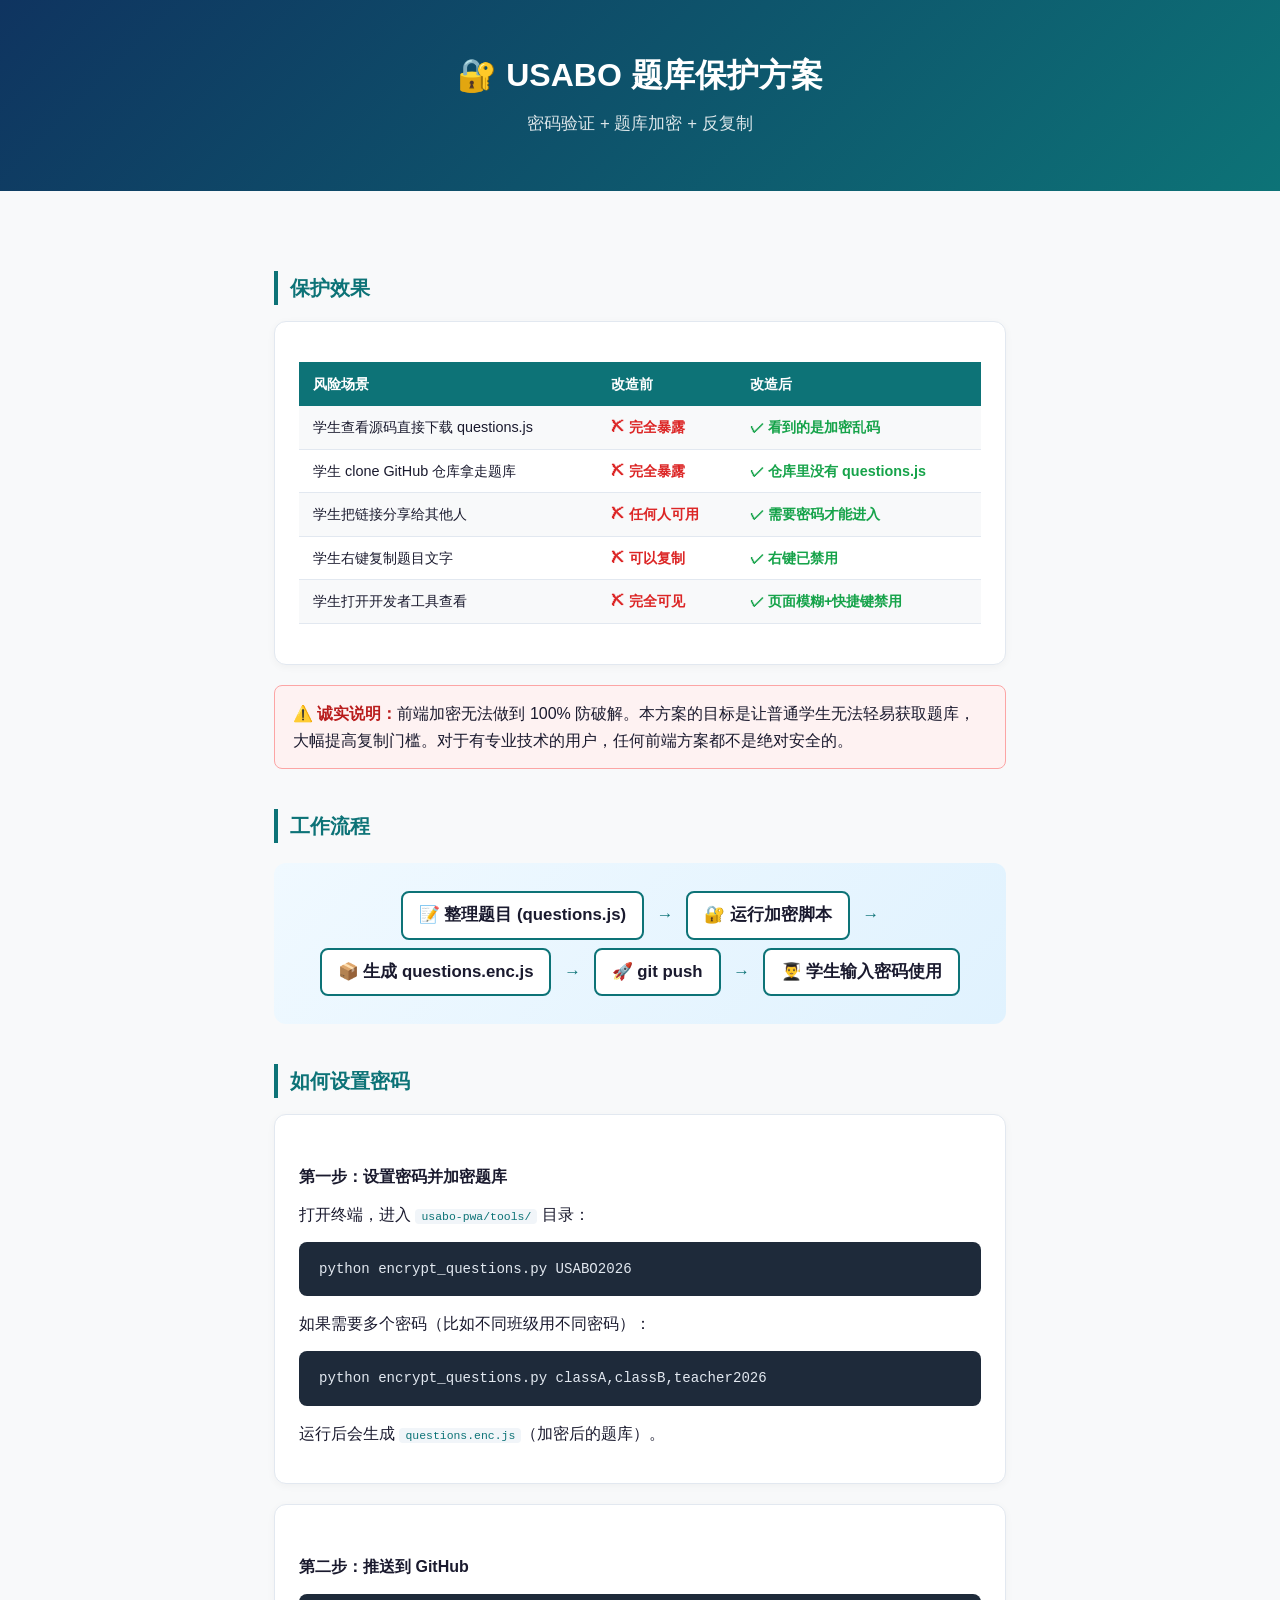
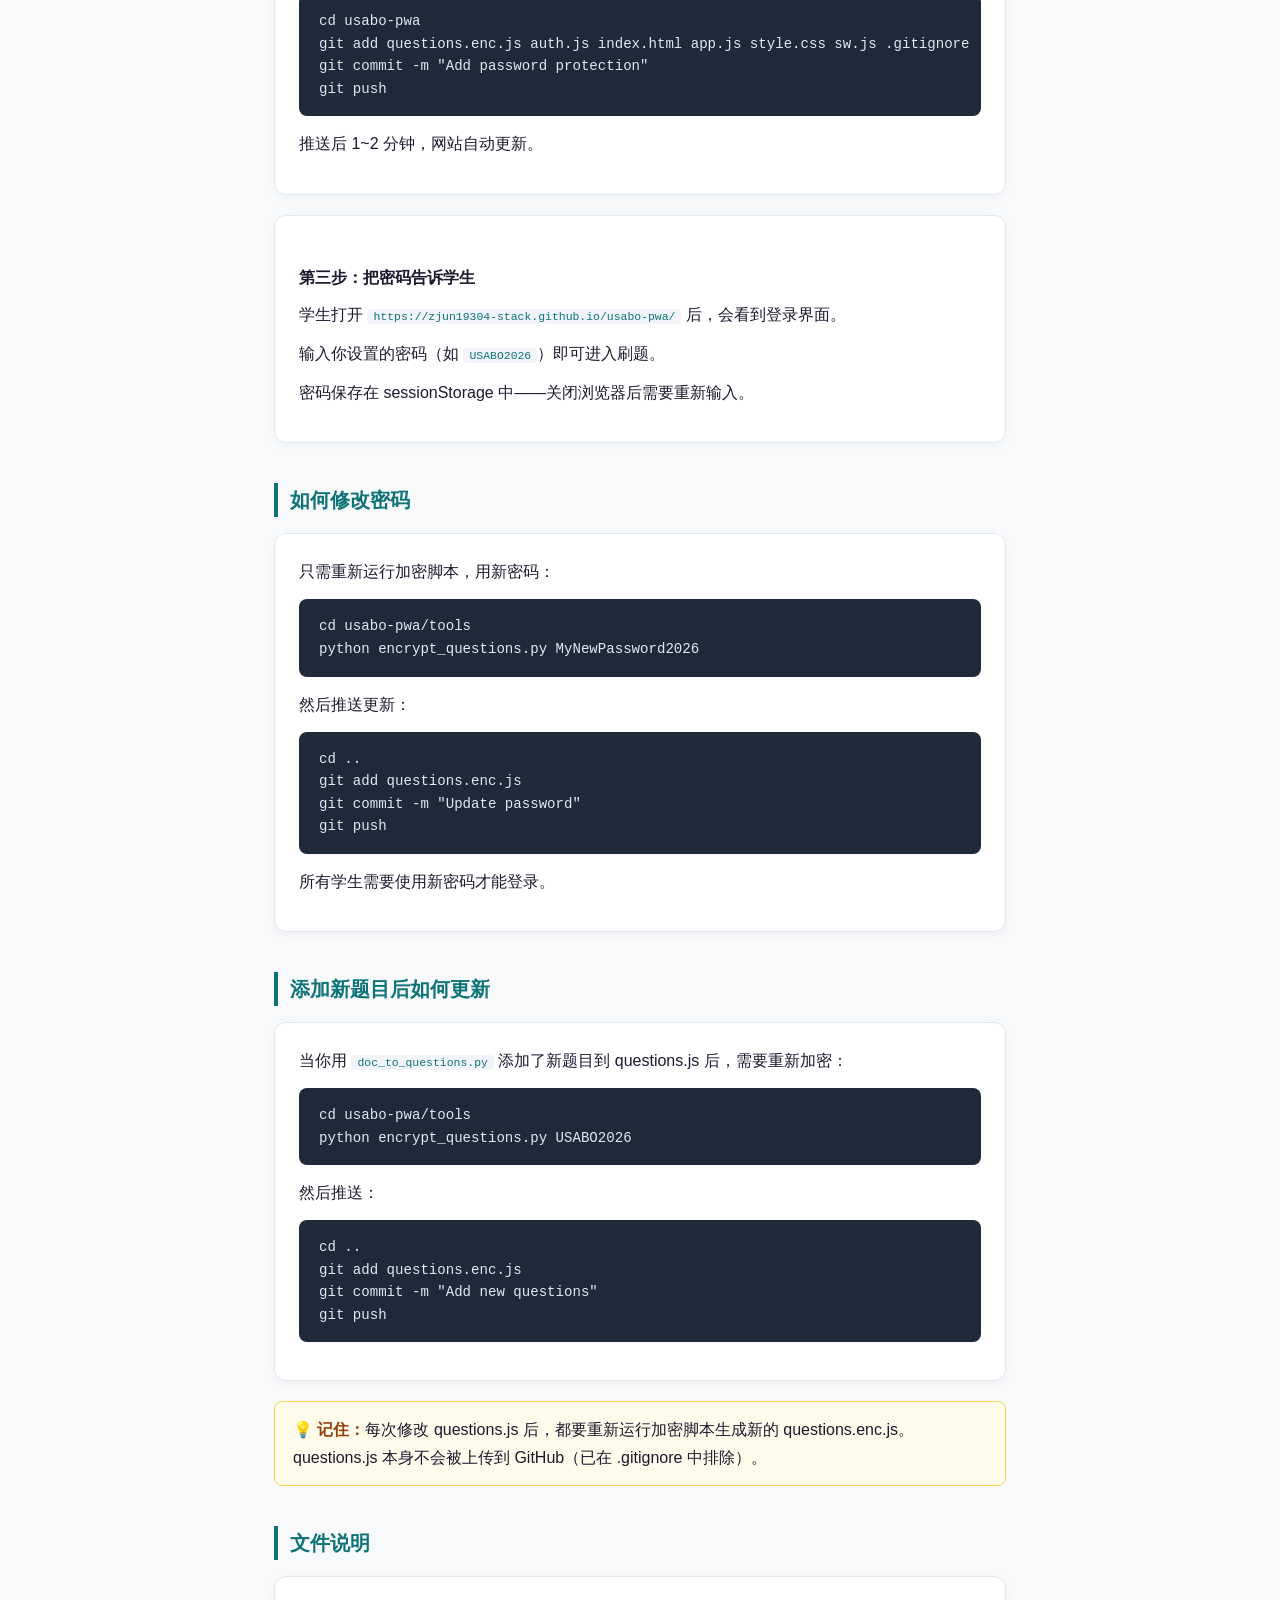
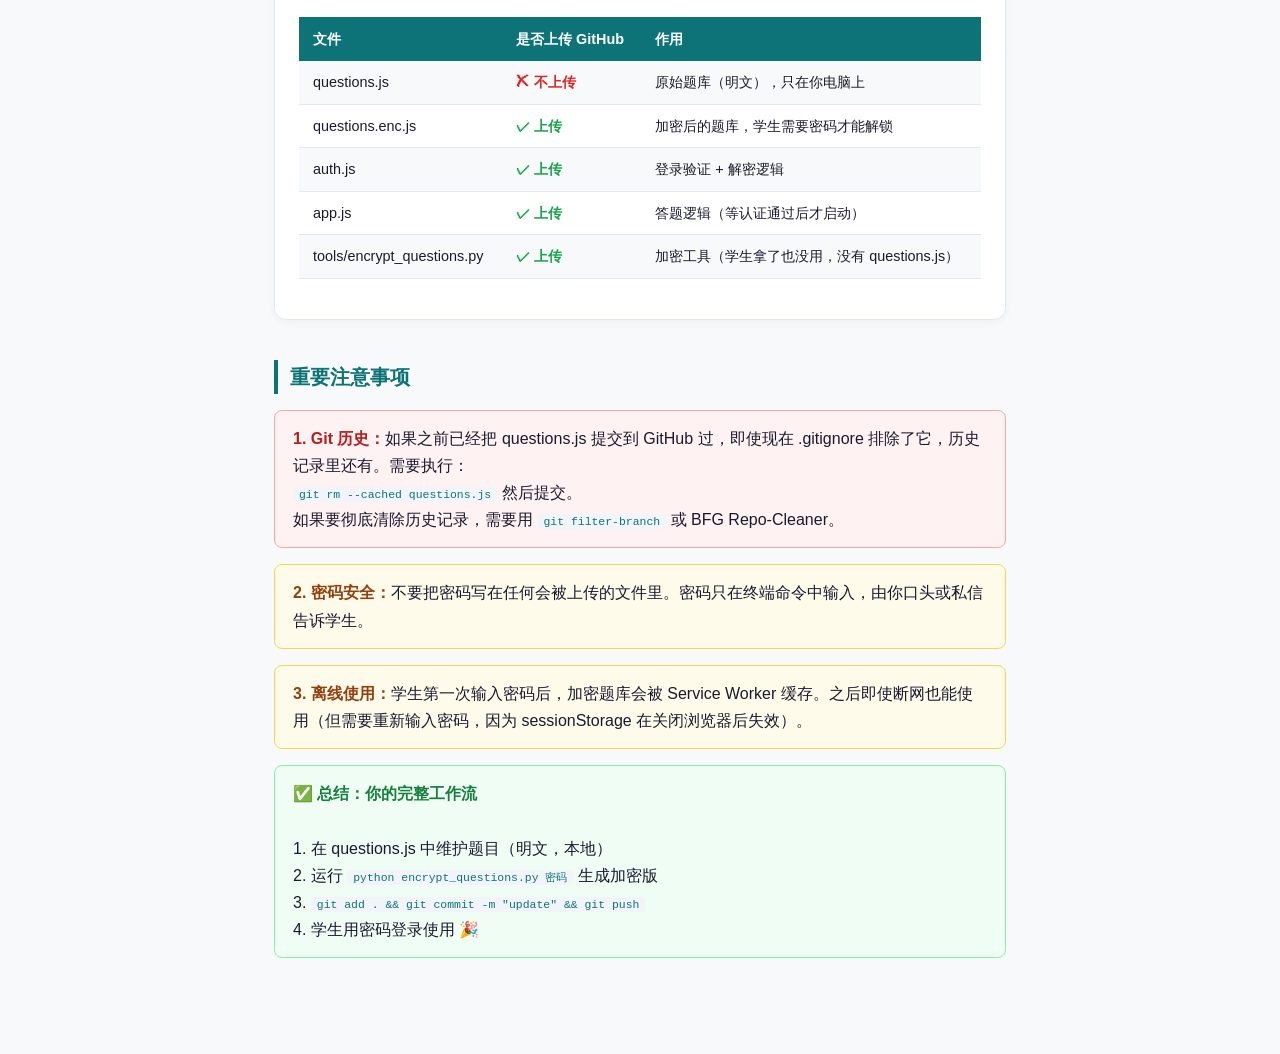
<file: tools/题库保护方案.html>
<!DOCTYPE html>
<html lang="zh-CN">
<head>
<meta charset="UTF-8">
<meta name="viewport" content="width=device-width, initial-scale=1">
<title>USABO 题库保护方案</title>
<style>
  * { box-sizing: border-box; margin: 0; padding: 0; }
  body { font-family: -apple-system, BlinkMacSystemFont, 'Segoe UI', sans-serif; background: #f8f9fa; color: #1a1a2e; line-height: 1.7; }
  .hero { background: linear-gradient(135deg, #0f3460 0%, #0d7377 100%); color: #fff; padding: 48px 32px 40px; text-align: center; }
  .hero h1 { font-size: 2rem; font-weight: 700; margin-bottom: 8px; }
  .hero p { opacity: .85; font-size: 1.05rem; }
  .container { max-width: 780px; margin: 0 auto; padding: 40px 24px 80px; }
  h2 { font-size: 1.25rem; font-weight: 700; margin: 40px 0 16px; color: #0d7377; border-left: 4px solid #0d7377; padding-left: 12px; }
  h3 { font-size: 1rem; font-weight: 700; margin: 24px 0 10px; }
  p { margin-bottom: 12px; }
  .step-box { background: #fff; border-radius: 12px; border: 1px solid #e2e8f0; padding: 24px; margin-bottom: 20px; box-shadow: 0 2px 8px rgba(0,0,0,.04); }
  .code-block { background: #1e2a3a; color: #e2e8f0; border-radius: 8px; padding: 16px 20px; font-family: 'Cascadia Code', 'Consolas', monospace; font-size: .88rem; margin: 14px 0; overflow-x: auto; line-height: 1.6; white-space: pre; }
  .tip { background: #fffbeb; border: 1px solid #fcd34d; border-radius: 8px; padding: 14px 18px; margin: 16px 0; }
  .tip strong { color: #92400e; }
  .warn { background: #fef2f2; border: 1px solid #fca5a5; border-radius: 8px; padding: 14px 18px; margin: 16px 0; }
  .warn strong { color: #b91c1c; }
  .success { background: #f0fdf4; border: 1px solid #86efac; border-radius: 8px; padding: 14px 18px; margin: 16px 0; }
  .success strong { color: #15803d; }
  .inline-code { background: #f1f5f9; color: #0d7377; border-radius: 4px; padding: 1px 6px; font-family: monospace; font-size: .88em; }
  .flow-diagram { text-align: center; padding: 24px; background: linear-gradient(135deg, #f0f9ff, #e0f2fe); border-radius: 12px; margin: 20px 0; font-size: 1.05rem; }
  .flow-step { display: inline-block; background: #fff; border: 2px solid #0d7377; border-radius: 8px; padding: 8px 16px; margin: 4px; font-weight: 600; }
  .flow-arrow { display: inline-block; color: #0d7377; font-weight: 700; margin: 0 4px; }
  table { width: 100%; border-collapse: collapse; font-size: .9rem; margin: 16px 0; }
  th { background: #0d7377; color: #fff; padding: 10px 14px; text-align: left; }
  td { padding: 9px 14px; border-bottom: 1px solid #e2e8f0; }
  tr:nth-child(even) td { background: #f8f9fa; }
  .check { color: #16a34a; font-weight: 700; }
  .cross { color: #dc2626; font-weight: 700; }
</style>
</head>
<body>

<div class="hero">
  <h1>🔐 USABO 题库保护方案</h1>
  <p>密码验证 + 题库加密 + 反复制</p>
</div>

<div class="container">

  <!-- 方案概览 -->
  <h2>保护效果</h2>
  <div class="step-box">
    <table>
      <tr><th>风险场景</th><th>改造前</th><th>改造后</th></tr>
      <tr><td>学生查看源码直接下载 questions.js</td><td class="cross">✗ 完全暴露</td><td class="check">✓ 看到的是加密乱码</td></tr>
      <tr><td>学生 clone GitHub 仓库拿走题库</td><td class="cross">✗ 完全暴露</td><td class="check">✓ 仓库里没有 questions.js</td></tr>
      <tr><td>学生把链接分享给其他人</td><td class="cross">✗ 任何人可用</td><td class="check">✓ 需要密码才能进入</td></tr>
      <tr><td>学生右键复制题目文字</td><td class="cross">✗ 可以复制</td><td class="check">✓ 右键已禁用</td></tr>
      <tr><td>学生打开开发者工具查看</td><td class="cross">✗ 完全可见</td><td class="check">✓ 页面模糊+快捷键禁用</td></tr>
    </table>
  </div>

  <div class="warn">
    <strong>⚠️ 诚实说明：</strong>前端加密无法做到 100% 防破解。本方案的目标是让普通学生无法轻易获取题库，大幅提高复制门槛。对于有专业技术的用户，任何前端方案都不是绝对安全的。
  </div>

  <!-- 工作流程 -->
  <h2>工作流程</h2>
  <div class="flow-diagram">
    <span class="flow-step">📝 整理题目 (questions.js)</span>
    <span class="flow-arrow">→</span>
    <span class="flow-step">🔐 运行加密脚本</span>
    <span class="flow-arrow">→</span>
    <span class="flow-step">📦 生成 questions.enc.js</span>
    <span class="flow-arrow">→</span>
    <span class="flow-step">🚀 git push</span>
    <span class="flow-arrow">→</span>
    <span class="flow-step">👨‍🎓 学生输入密码使用</span>
  </div>

  <!-- 使用方法 -->
  <h2>如何设置密码</h2>
  <div class="step-box">
    <h3>第一步：设置密码并加密题库</h3>
    <p>打开终端，进入 <span class="inline-code">usabo-pwa/tools/</span> 目录：</p>
    <div class="code-block">python encrypt_questions.py USABO2026</div>
    <p>如果需要多个密码（比如不同班级用不同密码）：</p>
    <div class="code-block">python encrypt_questions.py classA,classB,teacher2026</div>
    <p>运行后会生成 <span class="inline-code">questions.enc.js</span>（加密后的题库）。</p>
  </div>

  <div class="step-box">
    <h3>第二步：推送到 GitHub</h3>
    <div class="code-block">cd usabo-pwa
git add questions.enc.js auth.js index.html app.js style.css sw.js .gitignore
git commit -m "Add password protection"
git push</div>
    <p>推送后 1~2 分钟，网站自动更新。</p>
  </div>

  <div class="step-box">
    <h3>第三步：把密码告诉学生</h3>
    <p>学生打开 <span class="inline-code">https://zjun19304-stack.github.io/usabo-pwa/</span> 后，会看到登录界面。</p>
    <p>输入你设置的密码（如 <span class="inline-code">USABO2026</span>）即可进入刷题。</p>
    <p>密码保存在 sessionStorage 中——关闭浏览器后需要重新输入。</p>
  </div>

  <!-- 修改密码 -->
  <h2>如何修改密码</h2>
  <div class="step-box">
    <p>只需重新运行加密脚本，用新密码：</p>
    <div class="code-block">cd usabo-pwa/tools
python encrypt_questions.py MyNewPassword2026</div>
    <p>然后推送更新：</p>
    <div class="code-block">cd ..
git add questions.enc.js
git commit -m "Update password"
git push</div>
    <p>所有学生需要使用新密码才能登录。</p>
  </div>

  <!-- 添加新题目 -->
  <h2>添加新题目后如何更新</h2>
  <div class="step-box">
    <p>当你用 <span class="inline-code">doc_to_questions.py</span> 添加了新题目到 questions.js 后，需要重新加密：</p>
    <div class="code-block">cd usabo-pwa/tools
python encrypt_questions.py USABO2026</div>
    <p>然后推送：</p>
    <div class="code-block">cd ..
git add questions.enc.js
git commit -m "Add new questions"
git push</div>
  </div>

  <div class="tip">
    <strong>💡 记住：</strong>每次修改 questions.js 后，都要重新运行加密脚本生成新的 questions.enc.js。questions.js 本身不会被上传到 GitHub（已在 .gitignore 中排除）。
  </div>

  <!-- 文件说明 -->
  <h2>文件说明</h2>
  <div class="step-box">
    <table>
      <tr><th>文件</th><th>是否上传 GitHub</th><th>作用</th></tr>
      <tr><td>questions.js</td><td class="cross">✗ 不上传</td><td>原始题库（明文），只在你电脑上</td></tr>
      <tr><td>questions.enc.js</td><td class="check">✓ 上传</td><td>加密后的题库，学生需要密码才能解锁</td></tr>
      <tr><td>auth.js</td><td class="check">✓ 上传</td><td>登录验证 + 解密逻辑</td></tr>
      <tr><td>app.js</td><td class="check">✓ 上传</td><td>答题逻辑（等认证通过后才启动）</td></tr>
      <tr><td>tools/encrypt_questions.py</td><td class="check">✓ 上传</td><td>加密工具（学生拿了也没用，没有 questions.js）</td></tr>
    </table>
  </div>

  <!-- 注意事项 -->
  <h2>重要注意事项</h2>
  <div class="warn">
    <strong>1. Git 历史：</strong>如果之前已经把 questions.js 提交到 GitHub 过，即使现在 .gitignore 排除了它，历史记录里还有。需要执行：<br>
    <span class="inline-code">git rm --cached questions.js</span> 然后提交。<br>
    如果要彻底清除历史记录，需要用 <span class="inline-code">git filter-branch</span> 或 BFG Repo-Cleaner。
  </div>

  <div class="tip">
    <strong>2. 密码安全：</strong>不要把密码写在任何会被上传的文件里。密码只在终端命令中输入，由你口头或私信告诉学生。
  </div>

  <div class="tip">
    <strong>3. 离线使用：</strong>学生第一次输入密码后，加密题库会被 Service Worker 缓存。之后即使断网也能使用（但需要重新输入密码，因为 sessionStorage 在关闭浏览器后失效）。
  </div>

  <div class="success">
    <strong>✅ 总结：你的完整工作流</strong><br><br>
    1. 在 questions.js 中维护题目（明文，本地）<br>
    2. 运行 <span class="inline-code">python encrypt_questions.py 密码</span> 生成加密版<br>
    3. <span class="inline-code">git add . && git commit -m "update" && git push</span><br>
    4. 学生用密码登录使用 🎉
  </div>

</div>
</body>
</html>
</file>
